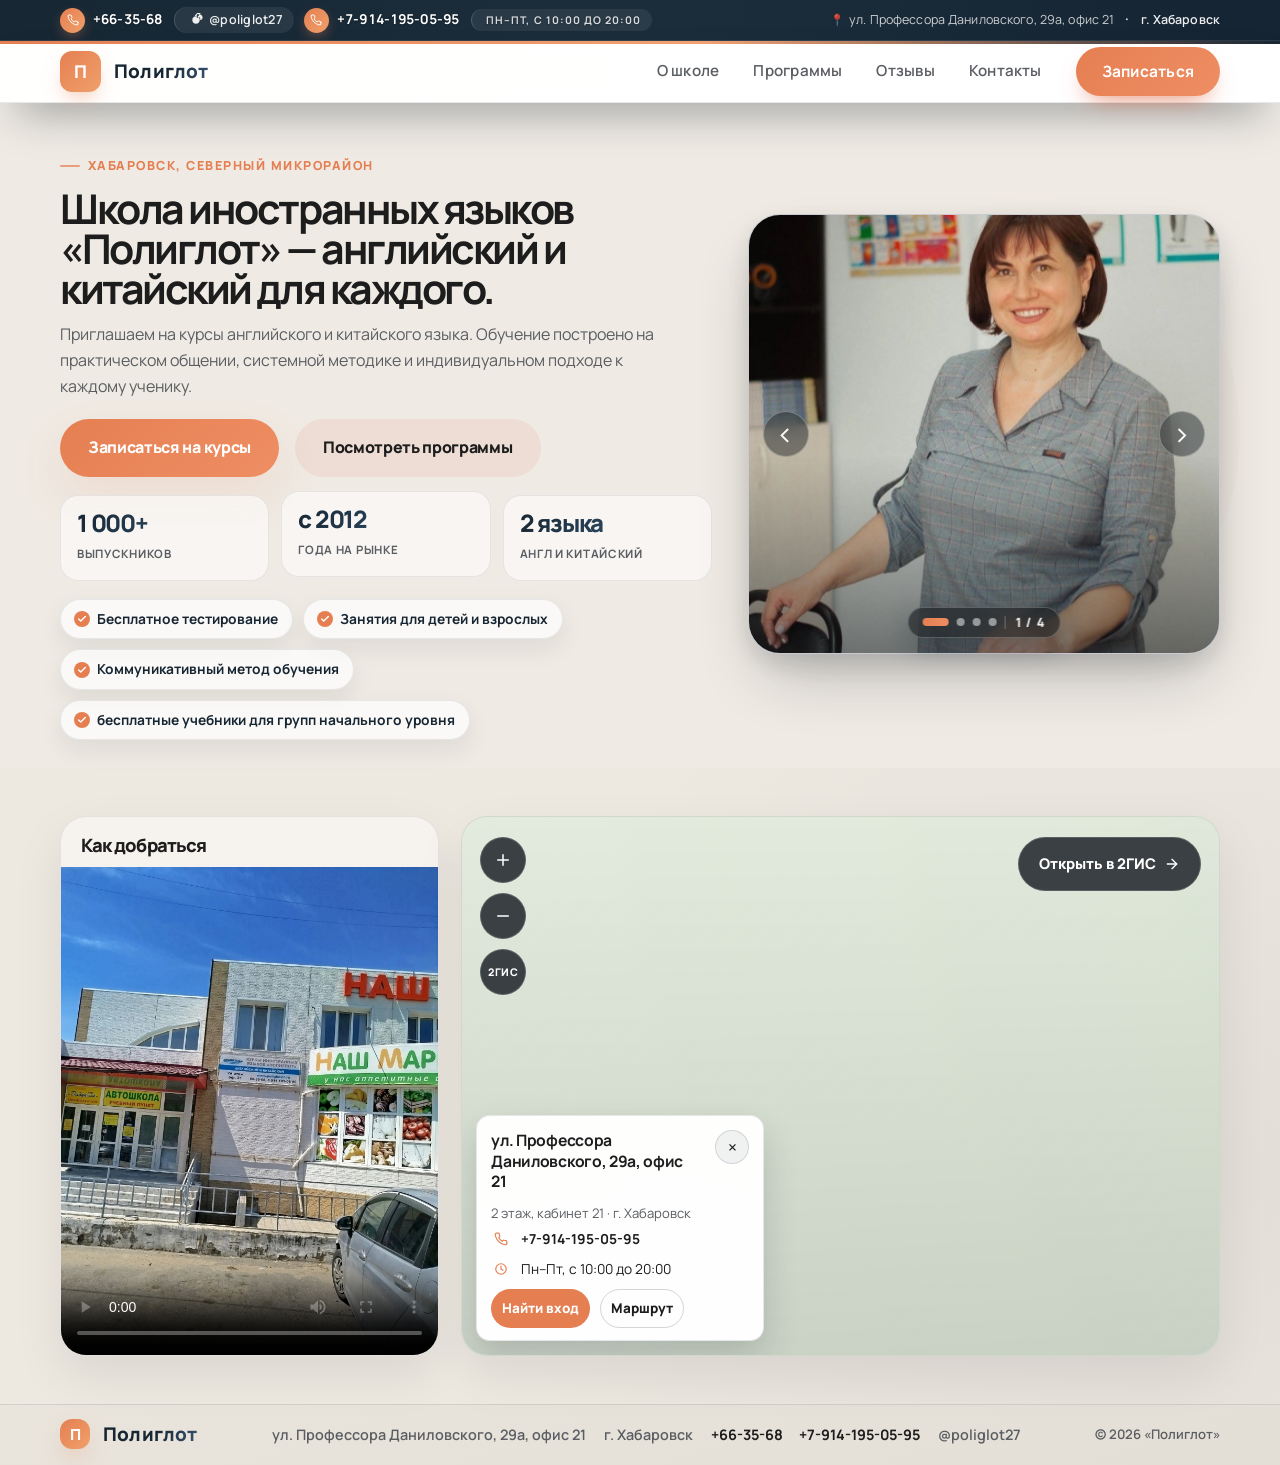
<file: index.html>
<!DOCTYPE html>
<html lang="ru">
  <head>
    <meta charset="UTF-8" />
    <meta name="viewport" content="width=device-width, initial-scale=1.0" />
    <meta
      name="description"
      content="Школа иностранных языков «Полиглот» — репетитор по английскому и китайскому языку в Хабаровске: дети, взрослые, подготовка к ОГЭ и ЕГЭ."
    />
    <meta name="theme-color" content="#172633" />
    <title>Полиглот | Школа иностранных языков в Хабаровске</title>
    <link rel="icon" href="favicon.ico" sizes="any" />
    <link rel="icon" href="favicon.svg" type="image/svg+xml" />
    <meta property="og:type" content="website" />
    <meta property="og:locale" content="ru_RU" />
    <meta property="og:site_name" content="Полиглот" />
    <meta property="og:title" content="Полиглот | Школа иностранных языков в Хабаровске" />
    <meta
      property="og:description"
      content="Английский и китайский для детей и взрослых. Бесплатное тестирование, группы по уровню, бесплатные учебники."
    />
    <link rel="stylesheet" href="css/styles.css?v=20261023" />
  </head>
  <body>
    <a class="sr-only" href="#main">Перейти к содержанию</a>

    <div class="header-sticky">
      <div class="topbar">
        <div class="container topbar-inner">
          <div class="topbar-main">
            <a class="topbar-phone" href="tel:+663568">
              <span class="phone-icon" aria-hidden="true">
                <svg viewBox="0 0 24 24" fill="none" stroke="currentColor" stroke-width="2" stroke-linecap="round" stroke-linejoin="round" focusable="false">
                  <path d="M22 16.9v3a2 2 0 0 1-2.2 2 19.8 19.8 0 0 1-8.6-3.1 19.5 19.5 0 0 1-6-6A19.8 19.8 0 0 1 2.1 4.2 2 2 0 0 1 4.1 2h3a2 2 0 0 1 2 1.7c.1 1 .4 1.9.7 2.8a2 2 0 0 1-.5 2.1L8.1 9.9a16 16 0 0 0 6 6l1.3-1.3a2 2 0 0 1 2.1-.4c.9.3 1.8.6 2.8.7a2 2 0 0 1 1.7 2z" />
                </svg>
              </span>
              <span class="topbar-phone-label" data-contact-field="phone-primary">+66-35-68</span>
            </a>
            <a class="topbar-social" href="https://www.instagram.com/poliglot27/" target="_blank" rel="noopener noreferrer" aria-label="Instagram">
              <svg viewBox="0 0 24 24" fill="currentColor" aria-hidden="true">
                <path d="M12 2.163c3.204 0 3.584.01 4.85.07 3.252.128 4.771 1.34 5.677 2.913 1.019 1.771.988 3.798-.088 5.542-.078.13-.188.235-.312.32-.82.562-2.098.842-3.382.842-2.725 0-4.922-2.19-5.463-5.077-.076-.42-.12-.92-.12-1.44 0-3.546 1.387-6.567 3.707-8.622C8.31 5.738 9.43 5 11.5 5c2.071 0 3.12.554 3.306 1.126.333-.655.833-1.126 1.685-1.609 1.634-1.54 3.197-3.337 3.4-4.395.113-.47.17-.972.154-1.476-.038-.24-.149-.466-.318-.657-.377-.42-1.017-.624-1.679-.538-.115.012-.239.02-.358.028zM12 8.375c-1.927 0-3.5.896-4.283 2.313-.278.545-.428 1.14-.341 1.732.06.484.265.94.678 1.286.5.418 1.164.665 1.904.665.473 0 .94-.11 1.37-.318.43-.21.74-.46.975-.77.088.008.18.016.27.024.64.067 1.36.102 2.11.102 1.927 0 3.5-.896 4.283-2.313.278-.545.428-1.14.341-1.732-.06-.484-.265-.94-.678-1.286-.5-.418-1.164-.665-1.904-.665-.473 0-.94.11-1.37.318-.43.21-.74.46-.975.77zM12 5.625c-3.512 0-6.375 2.863-6.375 6.375S8.488 18.375 12 18.375s6.375-2.863 6.375-6.375S15.512 5.625 12 5.625z"/>
              </svg>
              <span>@poliglot27</span>
            </a>
            <a class="topbar-phone" href="tel:+79141950595">
              <span class="phone-icon" aria-hidden="true">
                <svg viewBox="0 0 24 24" fill="none" stroke="currentColor" stroke-width="2" stroke-linecap="round" stroke-linejoin="round" focusable="false">
                  <path d="M22 16.9v3a2 2 0 0 1-2.2 2 19.8 19.8 0 0 1-8.6-3.1 19.5 19.5 0 0 1-6-6A19.8 19.8 0 0 1 2.1 4.2 2 2 0 0 1 4.1 2h3a2 2 0 0 1 2 1.7c.1 1 .4 1.9.7 2.8a2 2 0 0 1-.5 2.1L8.1 9.9a16 16 0 0 0 6 6l1.3-1.3a2 2 0 0 1 2.1-.4c.9.3 1.8.6 2.8.7a2 2 0 0 1 1.7 2z" />
                </svg>
              </span>
              <span class="topbar-phone-label" data-contact-field="phone-secondary">+7-914-195-05-95</span>
            </a>
            <span class="work-hours">Пн–Пт, с 10:00 до 20:00</span>
          </div>

          <div class="topbar-side">
            <span data-contact-field="address">ул. Профессора Даниловского, 29а, офис 21</span>
            <span class="dot-separator" aria-hidden="true">•</span>
            <span data-contact-field="city">г. Хабаровск</span>
          </div>
        </div>
      </div>

      <header class="site-header">
        <div class="container nav">
          <a href="#main" class="brand" aria-label="Полиглот — на главную">
            <span class="brand-mark" aria-hidden="true">П</span>
            <span>Полиглот</span>
          </a>

          <button class="nav-toggle" type="button" aria-label="Открыть меню" aria-expanded="false" aria-controls="primary-nav">
            <span></span>
            <span></span>
            <span></span>
          </button>

          <nav class="nav-menu" id="primary-nav" aria-label="Основная навигация">
            <a href="pages/about.html">О школе</a>
            <a href="pages/programs.html">Программы</a>
            <a href="pages/reviews.html">Отзывы</a>
            <a href="pages/contacts.html">Контакты</a>
            <a href="pages/contacts.html" class="btn btn-primary btn-small">Записаться</a>
          </nav>
        </div>
      </header>
    </div>

    <main id="main">
      <section class="hero">
        <div class="container hero-grid">
          <div class="hero-content">
            <p class="eyebrow">Хабаровск, северный микрорайон</p>
            <h1>Школа иностранных языков «Полиглот» — английский и китайский для каждого.</h1>
            <p class="hero-text">
              Приглашаем на курсы английского и китайского языка. Обучение построено на практическом общении,
              системной методике и индивидуальном подходе к каждому ученику.
            </p>

            <div class="hero-actions">
              <button type="button" class="btn btn-primary js-open-contact">Записаться на курсы</button>
              <button type="button" class="btn btn-secondary js-open-programs">Посмотреть программы</button>
            </div>

            <div class="hero-meta">
              <div>
                <strong>1 000+</strong>
                <span>выпускников</span>
              </div>
              <div>
                <strong>с 2012</strong>
                <span>года на рынке</span>
              </div>
              <div>
                <strong>2 языка</strong>
                <span>англ и китайский</span>
              </div>
            </div>

            <ul class="hero-trust">
              <li>Бесплатное тестирование</li>
              <li>Занятия для детей и взрослых</li>
              <li>Коммуникативный метод обучения</li>
              <li>бесплатные учебники для групп начального уровня</li>
            </ul>
          </div>

          <div class="hero-visual">
            <div class="hero-slider" role="region" aria-label="Фотографии занятий">
              <button class="slider-arrow slider-arrow-prev" type="button" aria-label="Предыдущая фотография">
                <span aria-hidden="true">‹</span>
              </button>

              <button class="slider-arrow slider-arrow-next" type="button" aria-label="Следующая фотография">
                <span aria-hidden="true">›</span>
              </button>

              <div class="hero-slide is-active">
                <img
                  src="assets/img/ca73ae72-3d2f-4038-96e6-c7a0783b3871.jpg"
                  alt="Преподаватель школы «Полиглот» на занятии"
                  decoding="async"
                />
              </div>
              <div class="hero-slide">
                <img
                  src="assets/img/3d200acb-bfb2-49eb-8230-8fb5ad8568fe.jpg"
                  alt="Группа учеников на уроке английского языка"
                  loading="lazy"
                  decoding="async"
                />
              </div>
              <div class="hero-slide">
                <img
                  src="assets/img/a404719e-c049-4512-98b2-804fac069bfd.jpg"
                  alt="Дети занимаются на уроке английского языка"
                  loading="lazy"
                  decoding="async"
                />
              </div>
              <div class="hero-slide">
                <img
                  src="assets/img/0b94c27f-3a0a-45fc-8f7e-d3d696b43260.jpg"
                  alt="Занятия в школе иностранных языков «Полиглот»"
                  loading="lazy"
                  decoding="async"
                />
              </div>

              <div class="hero-slider-progress" aria-hidden="true"></div>
            </div>

            <div class="hero-slider-badges" role="group" aria-label="Переключение фотографий">
              <button class="slider-dot is-active" aria-label="Фото 1" type="button"></button>
              <button class="slider-dot" aria-label="Фото 2" type="button"></button>
              <button class="slider-dot" aria-label="Фото 3" type="button"></button>
              <button class="slider-dot" aria-label="Фото 4" type="button"></button>
              <span class="slider-counter">1 / 4</span>
            </div>
          </div>
        </div>
      </section>


      <section class="section map-showcase" aria-label="Как нас найти">
        <div class="container">
          <div class="map-layout">
            <div class="map-video-card">
              <h2 class="map-video-header">Как добраться</h2>
              <video
                class="map-video"
                controls
                playsinline
                preload="metadata"
                poster="assets/img/0cc9dd61-e46a-4543-bbf3-18f4842fb4af.jpg"
              >
                <source src="assets/img/adress.mp4" type="video/mp4" />
                Ваш браузер не поддерживает встроенное видео.
              </video>
            </div>

            <div class="map-surface">
              <iframe
                class="map-iframe"
                title="Карта: офис школы «Полиглот» в Хабаровске"
                src="https://www.openstreetmap.org/export/embed.html?bbox=135.0409%2C48.5325%2C135.0531%2C48.5386&layer=mapnik&marker=48.535569%2C135.046971"
                loading="lazy"
                referrerpolicy="no-referrer-when-downgrade"
              ></iframe>

              <div class="map-toolbar">
                <button type="button" class="map-zoom-btn" data-map-action="zoom-in" aria-label="Увеличить карту">
                  <svg viewBox="0 0 24 24" fill="none" stroke="currentColor" stroke-width="2" stroke-linecap="round" focusable="false">
                    <path d="M12 5v14M5 12h14" />
                  </svg>
                </button>
                <button type="button" class="map-zoom-btn" data-map-action="zoom-out" aria-label="Уменьшить карту">
                  <svg viewBox="0 0 24 24" fill="none" stroke="currentColor" stroke-width="2" stroke-linecap="round" focusable="false">
                    <path d="M5 12h14" />
                  </svg>
                </button>
                <a
                  class="map-2gis-link"
                  href="https://2gis.ru/khabarovsk/search/%D1%83%D0%BB%D0%B8%D1%86%D0%B0%20%D0%BF%D1%80%D0%BE%D1%84%D0%B5%D1%81%D1%81%D0%BE%D1%80%D0%B0%20%D0%B4%D0%B0%D0%BD%D0%B8%D0%BB%D0%BE%D0%B2%D1%81%D0%BA%D0%BE%D0%B3%D0%BE%2029%D0%B0"
                  data-contact-field="map-link"
                  target="_blank"
                  rel="noopener noreferrer"
                  aria-label="Открыть адрес в 2ГИС"
                >2ГИС</a>
              </div>

              <a
                class="map-view-btn"
                href="https://2gis.ru/khabarovsk/search/%D1%83%D0%BB%D0%B8%D1%86%D0%B0%20%D0%BF%D1%80%D0%BE%D1%84%D0%B5%D1%81%D1%81%D0%BE%D1%80%D0%B0%20%D0%B4%D0%B0%D0%BD%D0%B8%D0%BB%D0%BE%D0%B2%D1%81%D0%BA%D0%BE%D0%B3%D0%BE%2029%D0%B0"
                data-contact-field="map-link"
                target="_blank"
                rel="noopener noreferrer"
              >
                Открыть в 2ГИС
                <svg viewBox="0 0 24 24" fill="none" stroke="currentColor" stroke-width="2" stroke-linecap="round" stroke-linejoin="round" focusable="false">
                  <path d="M5 12h14" />
                  <path d="m12 5 7 7-7 7" />
                </svg>
              </a>

              <div class="map-address-card">
                <div class="map-header">
                  <h3 data-contact-field="address">ул. Профессора Даниловского, 29а, офис 21</h3>
                  <button type="button" class="map-close-btn" aria-label="Скрыть карточку адреса">×</button>
                </div>

                <p class="map-address-meta">2 этаж, кабинет 21 · г. Хабаровск</p>

                <div class="map-phone-row">
                  <span class="map-icon" aria-hidden="true">
                    <svg viewBox="0 0 24 24" fill="none" stroke="currentColor" stroke-width="2" stroke-linecap="round" stroke-linejoin="round" focusable="false">
                      <path d="M22 16.9v3a2 2 0 0 1-2.2 2 19.8 19.8 0 0 1-8.6-3.1 19.5 19.5 0 0 1-6-6A19.8 19.8 0 0 1 2.1 4.2 2 2 0 0 1 4.1 2h3a2 2 0 0 1 2 1.7c.1 1 .4 1.9.7 2.8a2 2 0 0 1-.5 2.1L8.1 9.9a16 16 0 0 0 6 6l1.3-1.3a2 2 0 0 1 2.1-.4c.9.3 1.8.6 2.8.7a2 2 0 0 1 1.7 2z" />
                    </svg>
                  </span>
                  <a href="tel:+79141950595" data-contact-field="phone-secondary">+7-914-195-05-95</a>
                </div>

                <div class="map-hours-row">
                  <span class="map-icon" aria-hidden="true">
                    <svg viewBox="0 0 24 24" fill="none" stroke="currentColor" stroke-width="2" stroke-linecap="round" stroke-linejoin="round" focusable="false">
                      <circle cx="12" cy="12" r="9" />
                      <path d="M12 7v5l3.5 2" />
                    </svg>
                  </span>
                  <span data-contact-field="hours">Пн–Пт, с 10:00 до 20:00</span>
                </div>

                <div class="map-cta-row">
                  <a
                    class="map-primary-btn"
                    href="https://2gis.ru/khabarovsk/search/%D1%83%D0%BB%D0%B8%D1%86%D0%B0%20%D0%BF%D1%80%D0%BE%D1%84%D0%B5%D1%81%D1%81%D0%BE%D1%80%D0%B0%20%D0%B4%D0%B0%D0%BD%D0%B8%D0%BB%D0%BE%D0%B2%D1%81%D0%BA%D0%BE%D0%B3%D0%BE%2029%D0%B0"
                    data-contact-field="map-link"
                    target="_blank"
                    rel="noopener noreferrer"
                  >Найти вход</a>
                  <a
                    class="map-secondary-btn"
                    href="https://2gis.ru/khabarovsk/search/%D1%83%D0%BB%D0%B8%D1%86%D0%B0%20%D0%BF%D1%80%D0%BE%D1%84%D0%B5%D1%81%D1%81%D0%BE%D1%80%D0%B0%20%D0%B4%D0%B0%D0%BD%D0%B8%D0%BB%D0%BE%D0%B2%D1%81%D0%BA%D0%BE%D0%B3%D0%BE%2029%D0%B0"
                    data-contact-field="map-link"
                    target="_blank"
                    rel="noopener noreferrer"
                  >Маршрут</a>
                </div>
              </div>
            </div>
          </div>
        </div>
      </section>

    </main>

    <footer class="site-footer">
      <div class="container footer-row">
        <a href="#main" class="brand footer-brand">
          <span class="brand-mark" aria-hidden="true">П</span>
          <span>Полиглот</span>
        </a>

        <div class="footer-meta">
          <p data-contact-field="address">ул. Профессора Даниловского, 29а, офис 21</p>
          <p data-contact-field="city">г. Хабаровск</p>
          <span class="footer-phones">
            <a href="tel:+74212663568" data-contact-field="phone-primary">+66-35-68</a>
            <a href="tel:+79141950595" data-contact-field="phone-secondary">+7-914-195-05-95</a>
          </span>
          <a href="https://www.instagram.com/poliglot27/" data-contact-field="instagram" target="_blank" rel="noopener noreferrer">@poliglot27</a>
        </div>

        <p class="footer-copy">© <span data-year></span> «Полиглот»</p>
      </div>
    </footer>
<div class="modal" id="programs-modal" aria-hidden="true">
      <div class="modal-backdrop" data-close-modal="true"></div>
      <div class="modal-dialog" role="dialog" aria-modal="true" aria-labelledby="programs-modal-title">
        <button class="modal-close" type="button" aria-label="Закрыть окно программ">×</button>

        <div class="programs-modal-layout">
          <div class="programs-modal-header">
            <p class="eyebrow">Программы</p>
            <h3 id="programs-modal-title">Программы</h3>
          </div>

          <div class="modal-programs-grid">
            <article class="modal-program-card featured">
              <span class="tag">Популярно</span>
              <h4>Английский для взрослых</h4>
              <p>Разговорная практика, уверенность в общении, поддержка на каждом этапе.</p>

              <ul>
                <li>Разговорный английский</li>
                <li>Группы и индивидуально</li>
                <li>Подготовка к реальным ситуациям</li>
              </ul>

              <div class="modal-price-row">
                <strong>3000 ₽</strong>
                <span>/ месяц</span>
              </div>
            </article>

            <article class="modal-program-card">
              <span class="tag alt">Китайский</span>
              <h4>Китайский язык</h4>
              <p>Освоение языка с нуля, развитие слуха, чтения и речевых навыков.</p>

              <ul>
                <li>Для детей и взрослых</li>
                <li>Письмо, речь, аудирование</li>
                <li>Постоянная практика общения</li>
              </ul>

              <div class="modal-price-row">
                <strong>3000 ₽</strong>
                <span>/ месяц</span>
              </div>
            </article>

            <article class="modal-program-card">
              <span class="tag alt">Экзамены</span>
              <h4>Подготовка к ОГЭ и ЕГЭ</h4>
              <p>Системный подход, проверка знаний и закрепление техники выполнения заданий.</p>

              <ul>
                <li>Тестирование и диагностика</li>
                <li>Пошаговая программа</li>
                <li>Фокус на результат</li>
              </ul>

              <div class="modal-price-row">
                <strong>3000 ₽</strong>
                <span>/ месяц</span>
              </div>
            </article>
          </div>
        </div>
      </div>
    </div>

    <div class="modal" id="contact-modal" aria-hidden="true">
      <div class="modal-backdrop" data-close-contact-modal="true"></div>
      <div class="modal-dialog contact-modal-dialog" role="dialog" aria-modal="true" aria-labelledby="contact-modal-title">
        <button class="modal-close" type="button" data-close-contact="true" aria-label="Закрыть окно контактов">×</button>

        <p class="eyebrow">Контакты</p>
        <h3 id="contact-modal-title">Записаться на пробный урок</h3>

        <div class="contact-info-list">
          <div class="contact-info-row">
            <span class="contact-label">Телефоны:</span>
            <a href="tel:+74212663568" data-contact-field="phone-primary">+66-35-68</a>
            <a href="tel:+79141950595" data-contact-field="phone-secondary">+7-914-195-05-95</a>
          </div>

          <div class="contact-info-row">
            <span class="contact-label">Email:</span>
            <a href="mailto:info@poliglot27.ru" data-contact-field="email">info@poliglot27.ru</a>
          </div>

          <div class="contact-info-row">
            <span class="contact-label">Адрес:</span>
            <span data-contact-field="address">ул. Профессора Даниловского, 29а, офис 21</span>
          </div>

          <div class="contact-info-row">
            <span class="contact-label">Часы:</span>
            <span data-contact-field="hours">Пн–Пт, с 10:00 до 20:00</span>
          </div>
        </div>

        <div class="contact-actions">
          <a href="tel:+79141950595" class="btn btn-primary" data-contact-field="phone-secondary">Позвонить</a>
          <a
            href="https://2gis.ru/khabarovsk/firm/4926340373584222?m=135.047443%2C48.537778%2F16"
            class="btn btn-secondary"
            target="_blank"
            rel="noopener noreferrer"
          >На карте</a>
        </div>
      </div>
    </div>

    <script src="js/contacts.js?v=20261018"></script>
    <script src="js/navigation.js?v=20261019"></script>
    <script src="js/modals.js?v=20261018"></script>
    <script src="js/slider.js?v=20261018"></script>
    <script src="js/map.js?v=20261018"></script>
  </body>
</html>
</file>
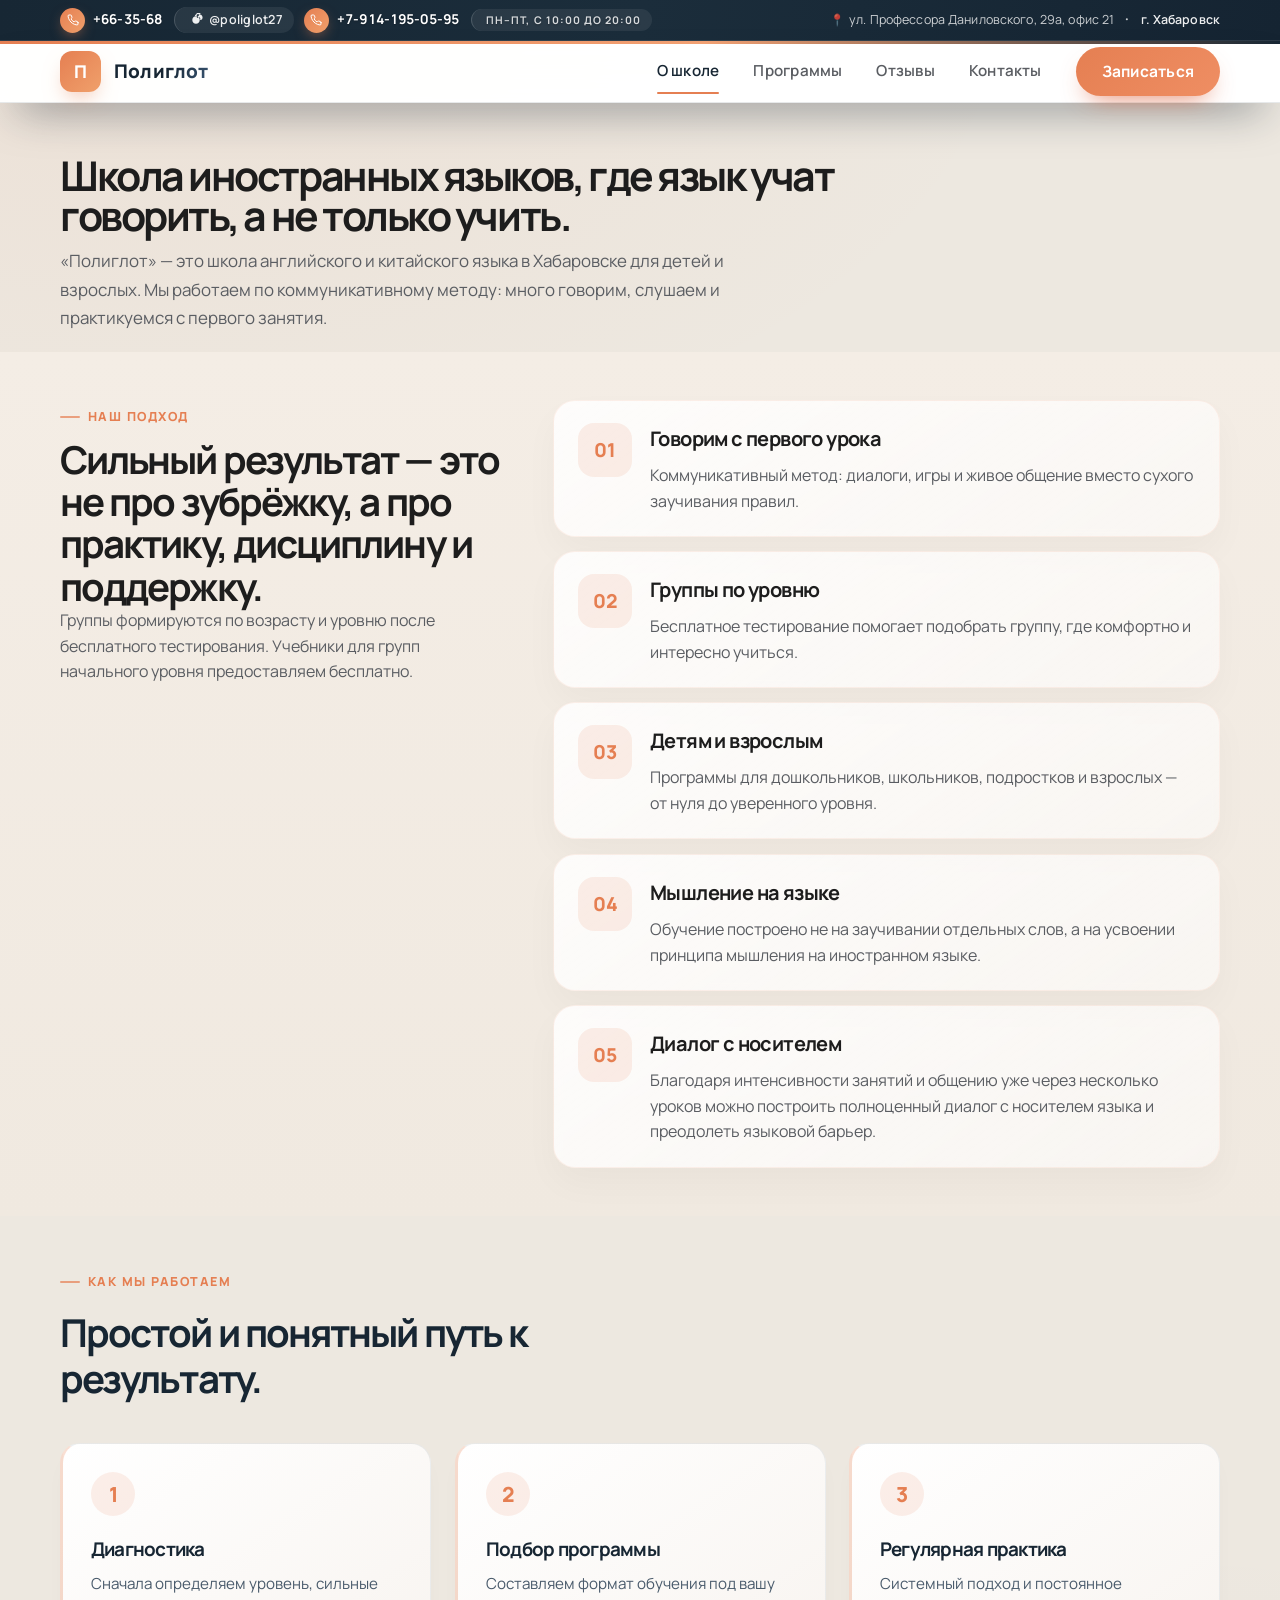
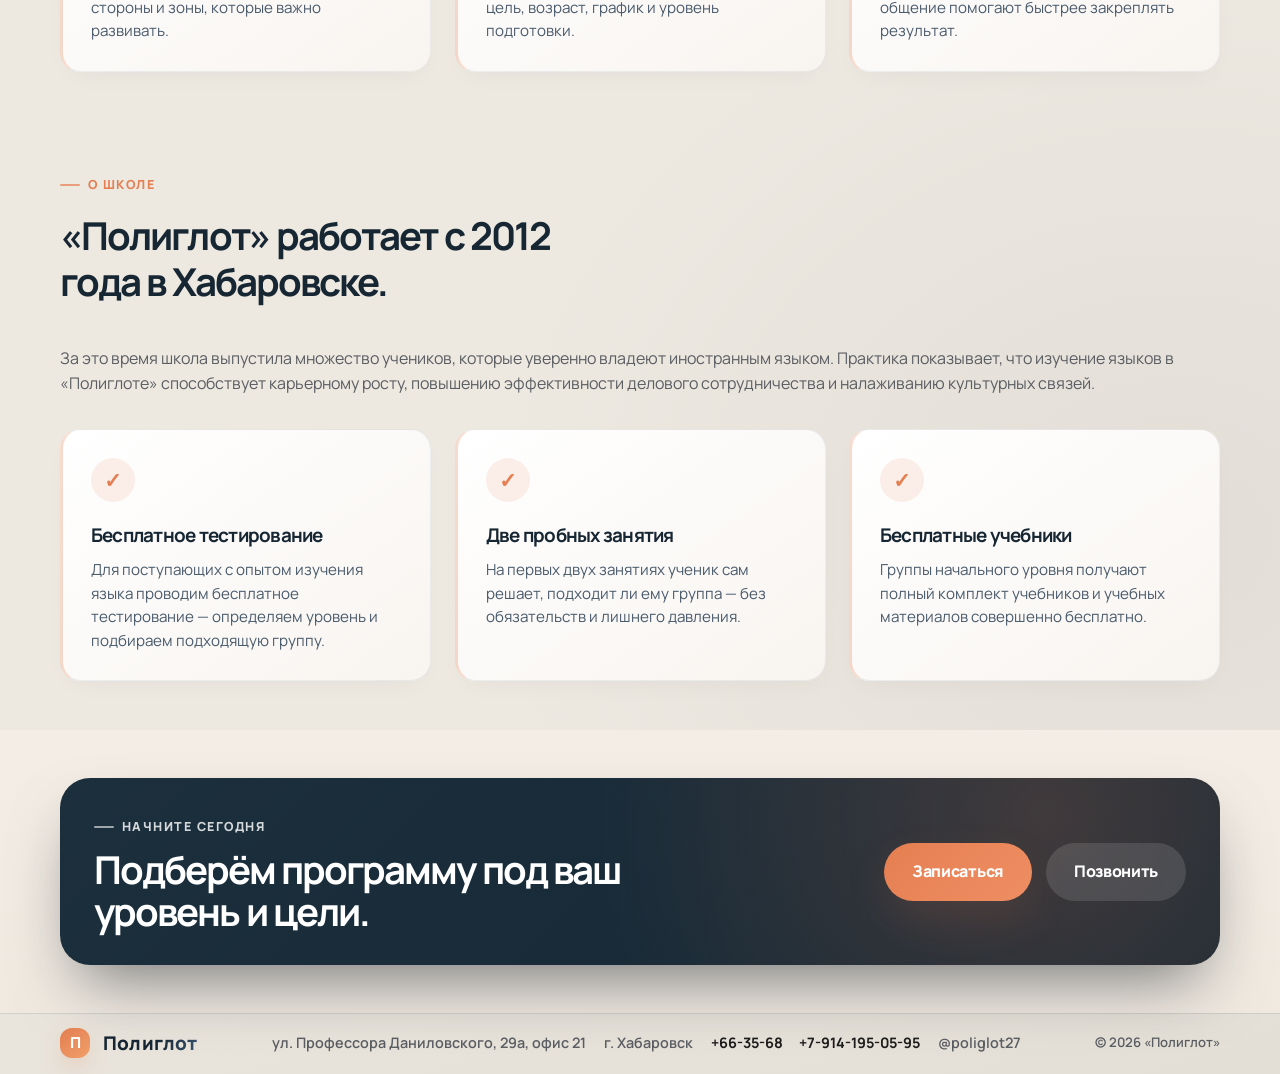
<file: pages/about.html>
<!DOCTYPE html>
<html lang="ru">
  <head>
    <meta charset="UTF-8" />
    <meta name="viewport" content="width=device-width, initial-scale=1.0" />
    <meta name="description" content="О школе «Полиглот»: методика обучения, преподаватели и результаты." />
    <title>О школе | Полиглот</title>
    <link rel="stylesheet" href="../css/styles.css?v=20261023" />
  </head>
  <body>
    <a class="sr-only" href="#main">Перейти к содержанию</a>

    <div class="header-sticky">
      <div class="topbar">
        <div class="container topbar-inner">
          <div class="topbar-main">
            <a class="topbar-phone" href="tel:+74212663568">
              <span class="phone-icon" aria-hidden="true">
                <svg viewBox="0 0 24 24" fill="none" stroke="currentColor" stroke-width="2" stroke-linecap="round" stroke-linejoin="round" focusable="false">
                  <path d="M22 16.9v3a2 2 0 0 1-2.2 2 19.8 19.8 0 0 1-8.6-3.1 19.5 19.5 0 0 1-6-6A19.8 19.8 0 0 1 2.1 4.2 2 2 0 0 1 4.1 2h3a2 2 0 0 1 2 1.7c.1 1 .4 1.9.7 2.8a2 2 0 0 1-.5 2.1L8.1 9.9a16 16 0 0 0 6 6l1.3-1.3a2 2 0 0 1 2.1-.4c.9.3 1.8.6 2.8.7a2 2 0 0 1 1.7 2z" />
                </svg>
              </span>
              <span class="topbar-phone-label" data-contact-field="phone-primary">+66-35-68</span>
            </a>
            <a class="topbar-social" href="https://www.instagram.com/poliglot27/" target="_blank" rel="noopener noreferrer" aria-label="Instagram">
              <svg viewBox="0 0 24 24" fill="currentColor" aria-hidden="true">
                <path d="M12 2.163c3.204 0 3.584.01 4.85.07 3.252.128 4.771 1.34 5.677 2.913 1.019 1.771.988 3.798-.088 5.542-.078.13-.188.235-.312.32-.82.562-2.098.842-3.382.842-2.725 0-4.922-2.19-5.463-5.077-.076-.42-.12-.92-.12-1.44 0-3.546 1.387-6.567 3.707-8.622C8.31 5.738 9.43 5 11.5 5c2.071 0 3.12.554 3.306 1.126.333-.655.833-1.126 1.685-1.609 1.634-1.54 3.197-3.337 3.4-4.395.113-.47.17-.972.154-1.476-.038-.24-.149-.466-.318-.657-.377-.42-1.017-.624-1.679-.538-.115.012-.239.02-.358.028zM12 8.375c-1.927 0-3.5.896-4.283 2.313-.278.545-.428 1.14-.341 1.732.06.484.265.94.678 1.286.5.418 1.164.665 1.904.665.473 0 .94-.11 1.37-.318.43-.21.74-.46.975-.77.088.008.18.016.27.024.64.067 1.36.102 2.11.102 1.927 0 3.5-.896 4.283-2.313.278-.545.428-1.14.341-1.732-.06-.484-.265-.94-.678-1.286-.5-.418-1.164-.665-1.904-.665-.473 0-.94.11-1.37.318-.43.21-.74.46-.975.77zM12 5.625c-3.512 0-6.375 2.863-6.375 6.375S8.488 18.375 12 18.375s6.375-2.863 6.375-6.375S15.512 5.625 12 5.625z"/>
              </svg>
              <span>@poliglot27</span>
            </a>
            <a class="topbar-phone" href="tel:+79141950595">
              <span class="phone-icon" aria-hidden="true">
                <svg viewBox="0 0 24 24" fill="none" stroke="currentColor" stroke-width="2" stroke-linecap="round" stroke-linejoin="round" focusable="false">
                  <path d="M22 16.9v3a2 2 0 0 1-2.2 2 19.8 19.8 0 0 1-8.6-3.1 19.5 19.5 0 0 1-6-6A19.8 19.8 0 0 1 2.1 4.2 2 2 0 0 1 4.1 2h3a2 2 0 0 1 2 1.7c.1 1 .4 1.9.7 2.8a2 2 0 0 1-.5 2.1L8.1 9.9a16 16 0 0 0 6 6l1.3-1.3a2 2 0 0 1 2.1-.4c.9.3 1.8.6 2.8.7a2 2 0 0 1 1.7 2z" />
                </svg>
              </span>
              <span class="topbar-phone-label" data-contact-field="phone-secondary">+7-914-195-05-95</span>
            </a>
            <span class="work-hours">Пн–Пт, с 10:00 до 20:00</span>
          </div>

          <div class="topbar-side">
            <span data-contact-field="address">ул. Профессора Даниловского, 29а, офис 21</span>
            <span class="dot-separator" aria-hidden="true">•</span>
            <span data-contact-field="city">г. Хабаровск</span>
          </div>
        </div>
      </div>

      <header class="site-header">
        <div class="container nav">
          <a href="../index.html" class="brand" aria-label="Полиглот — на главную">
            <span class="brand-mark" aria-hidden="true">П</span>
            <span>Полиглот</span>
          </a>

          <button class="nav-toggle" type="button" aria-label="Открыть меню" aria-expanded="false" aria-controls="primary-nav">
            <span></span>
            <span></span>
            <span></span>
          </button>

          <nav class="nav-menu" id="primary-nav" aria-label="Основная навигация">
            <a href="about.html">О школе</a>
            <a href="programs.html">Программы</a>
            <a href="reviews.html">Отзывы</a>
            <a href="contacts.html">Контакты</a>
            <a href="contacts.html" class="btn btn-primary btn-small">Записаться</a>
          </nav>
        </div>
      </header>
    </div>

    <main id="main">
      <section class="section container page-intro">
        <h1>Школа иностранных языков, где язык учат говорить, а не только учить.</h1>
        <p class="section-lead">
          «Полиглот» — это школа английского и китайского языка в Хабаровске для детей и взрослых.
          Мы работаем по коммуникативному методу: много говорим, слушаем и практикуемся с первого занятия.
        </p>
      </section>

      <section class="section section-alt">
        <div class="container about-grid">
          <div>
            <p class="eyebrow">Наш подход</p>
            <h2>Сильный результат — это не про зубрёжку, а про практику, дисциплину и поддержку.</h2>
            <p>
              Группы формируются по возрасту и уровню после бесплатного тестирования.
              Учебники для групп начального уровня предоставляем бесплатно.
            </p>
          </div>

          <div class="about-points">
            <div class="feature-item">
              <span class="icon">01</span>
              <div>
                <h3>Говорим с первого урока</h3>
                <p>Коммуникативный метод: диалоги, игры и живое общение вместо сухого заучивания правил.</p>
              </div>
            </div>

            <div class="feature-item">
              <span class="icon">02</span>
              <div>
                <h3>Группы по уровню</h3>
                <p>Бесплатное тестирование помогает подобрать группу, где комфортно и интересно учиться.</p>
              </div>
            </div>

            <div class="feature-item">
              <span class="icon">03</span>
              <div>
                <h3>Детям и взрослым</h3>
                <p>Программы для дошкольников, школьников, подростков и взрослых — от нуля до уверенного уровня.</p>
              </div>
            </div>

            <div class="feature-item">
              <span class="icon">04</span>
              <div>
                <h3>Мышление на языке</h3>
                <p>Обучение построено не на заучивании отдельных слов, а на усвоении принципа мышления на иностранном языке.</p>
              </div>
            </div>

            <div class="feature-item">
              <span class="icon">05</span>
              <div>
                <h3>Диалог с носителем</h3>
                <p>Благодаря интенсивности занятий и общению уже через несколько уроков можно построить полноценный диалог с носителем языка и преодолеть языковой барьер.</p>
              </div>
            </div>
          </div>
        </div>
      </section>

      <section class="section container">
        <div class="section-heading narrow">
          <p class="eyebrow">Как мы работаем</p>
          <h2>Простой и понятный путь к результату.</h2>
        </div>

        <div class="steps-grid">
          <div class="step-card">
            <span class="step-number">1</span>
            <h3>Диагностика</h3>
            <p>Сначала определяем уровень, сильные стороны и зоны, которые важно развивать.</p>
          </div>

          <div class="step-card">
            <span class="step-number">2</span>
            <h3>Подбор программы</h3>
            <p>Составляем формат обучения под вашу цель, возраст, график и уровень подготовки.</p>
          </div>

          <div class="step-card">
            <span class="step-number">3</span>
            <h3>Регулярная практика</h3>
            <p>Системный подход и постоянное общение помогают быстрее закреплять результат.</p>
          </div>
        </div>
      </section>

      <section class="section container">
        <div class="section-heading narrow">
          <p class="eyebrow">О школе</p>
          <h2>«Полиглот» работает с 2012 года в Хабаровске.</h2>
        </div>
        <p>За это время школа выпустила множество учеников, которые уверенно владеют иностранным языком. Практика показывает, что изучение языков в «Полиглоте» способствует карьерному росту, повышению эффективности делового сотрудничества и налаживанию культурных связей.</p>

        <div class="steps-grid" style="margin-top: 2rem;">
          <div class="step-card">
            <span class="step-number">✓</span>
            <h3>Бесплатное тестирование</h3>
            <p>Для поступающих с опытом изучения языка проводим бесплатное тестирование — определяем уровень и подбираем подходящую группу.</p>
          </div>

          <div class="step-card">
            <span class="step-number">✓</span>
            <h3>Две пробных занятия</h3>
            <p>На первых двух занятиях ученик сам решает, подходит ли ему группа — без обязательств и лишнего давления.</p>
          </div>

          <div class="step-card">
            <span class="step-number">✓</span>
            <h3>Бесплатные учебники</h3>
            <p>Группы начального уровня получают полный комплект учебников и учебных материалов совершенно бесплатно.</p>
          </div>
        </div>
      </section>

      <section class="section section-alt">
        <div class="container cta-box">
          <div>
            <p class="eyebrow light">Начните сегодня</p>
            <h2>Подберём программу под ваш уровень и цели.</h2>
          </div>

          <div class="cta-actions">
            <a href="contacts.html" class="btn btn-primary">Записаться</a>
            <a href="tel:+74212663568" class="btn btn-secondary light-btn">Позвонить</a>
          </div>
        </div>
      </section>
    </main>

    <footer class="site-footer">
      <div class="container footer-row">
        <a href="../index.html" class="brand footer-brand">
          <span class="brand-mark" aria-hidden="true">П</span>
          <span>Полиглот</span>
        </a>

        <div class="footer-meta">
          <p data-contact-field="address">ул. Профессора Даниловского, 29а, офис 21</p>
          <p data-contact-field="city">г. Хабаровск</p>
          <span class="footer-phones">
            <a href="tel:+74212663568" data-contact-field="phone-primary">+66-35-68</a>
            <a href="tel:+79141950595" data-contact-field="phone-secondary">+7-914-195-05-95</a>
          </span>
          <a href="https://www.instagram.com/poliglot27/" data-contact-field="instagram" target="_blank" rel="noopener noreferrer">@poliglot27</a>
        </div>

        <p class="footer-copy">© <span data-year></span> «Полиглот»</p>
      </div>
    </footer>

    <script src="../js/contacts.js?v=20261018"></script>
    <script src="../js/navigation.js?v=20261019"></script>
    <script src="../js/modals.js?v=20261018"></script>
    <script src="../js/slider.js?v=20261018"></script>
    <script src="../js/map.js?v=20261018"></script>
  </body>
</html>
</file>
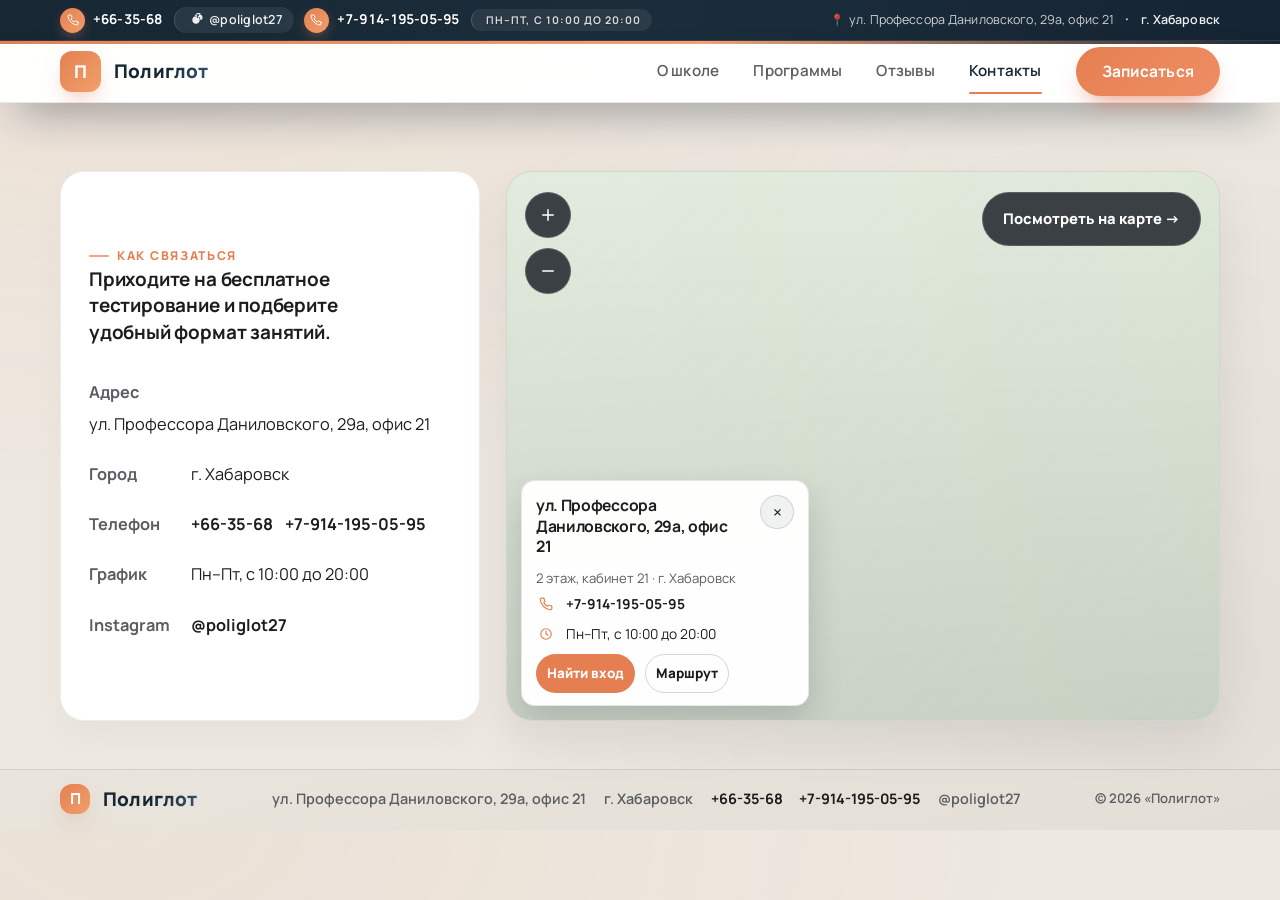
<file: pages/contacts.html>
<!DOCTYPE html>
<html lang="ru">
  <head>
    <meta charset="UTF-8" />
    <meta name="viewport" content="width=device-width, initial-scale=1.0" />
    <meta name="description" content="Контакты школы Полиглот: адрес, телефон и запись на занятия." />
    <title>Контакты | Полиглот</title>
    <link rel="stylesheet" href="../css/styles.css?v=20261023" />
  </head>
  <body>
    <a class="sr-only" href="#main">Перейти к содержанию</a>

    <div class="header-sticky">
      <div class="topbar">
        <div class="container topbar-inner">
          <div class="topbar-main">
            <a class="topbar-phone" href="tel:+74212663568">
              <span class="phone-icon" aria-hidden="true">
                <svg viewBox="0 0 24 24" fill="none" stroke="currentColor" stroke-width="2" stroke-linecap="round" stroke-linejoin="round" focusable="false">
                  <path d="M22 16.9v3a2 2 0 0 1-2.2 2 19.8 19.8 0 0 1-8.6-3.1 19.5 19.5 0 0 1-6-6A19.8 19.8 0 0 1 2.1 4.2 2 2 0 0 1 4.1 2h3a2 2 0 0 1 2 1.7c.1 1 .4 1.9.7 2.8a2 2 0 0 1-.5 2.1L8.1 9.9a16 16 0 0 0 6 6l1.3-1.3a2 2 0 0 1 2.1-.4c.9.3 1.8.6 2.8.7a2 2 0 0 1 1.7 2z" />
                </svg>
              </span>
              <span class="topbar-phone-label" data-contact-field="phone-primary">+66-35-68</span>
            </a>
            <a class="topbar-social" href="https://www.instagram.com/poliglot27/" target="_blank" rel="noopener noreferrer" aria-label="Instagram">
              <svg viewBox="0 0 24 24" fill="currentColor" aria-hidden="true">
                <path d="M12 2.163c3.204 0 3.584.01 4.85.07 3.252.128 4.771 1.34 5.677 2.913 1.019 1.771.988 3.798-.088 5.542-.078.13-.188.235-.312.32-.82.562-2.098.842-3.382.842-2.725 0-4.922-2.19-5.463-5.077-.076-.42-.12-.92-.12-1.44 0-3.546 1.387-6.567 3.707-8.622C8.31 5.738 9.43 5 11.5 5c2.071 0 3.12.554 3.306 1.126.333-.655.833-1.126 1.685-1.609 1.634-1.54 3.197-3.337 3.4-4.395.113-.47.17-.972.154-1.476-.038-.24-.149-.466-.318-.657-.377-.42-1.017-.624-1.679-.538-.115.012-.239.02-.358.028zM12 8.375c-1.927 0-3.5.896-4.283 2.313-.278.545-.428 1.14-.341 1.732.06.484.265.94.678 1.286.5.418 1.164.665 1.904.665.473 0 .94-.11 1.37-.318.43-.21.74-.46.975-.77.088.008.18.016.27.024.64.067 1.36.102 2.11.102 1.927 0 3.5-.896 4.283-2.313.278-.545.428-1.14.341-1.732-.06-.484-.265-.94-.678-1.286-.5-.418-1.164-.665-1.904-.665-.473 0-.94.11-1.37.318-.43.21-.74.46-.975.77zM12 5.625c-3.512 0-6.375 2.863-6.375 6.375S8.488 18.375 12 18.375s6.375-2.863 6.375-6.375S15.512 5.625 12 5.625z"/>
              </svg>
              <span>@poliglot27</span>
            </a>
            <a class="topbar-phone" href="tel:+79141950595">
              <span class="phone-icon" aria-hidden="true">
                <svg viewBox="0 0 24 24" fill="none" stroke="currentColor" stroke-width="2" stroke-linecap="round" stroke-linejoin="round" focusable="false">
                  <path d="M22 16.9v3a2 2 0 0 1-2.2 2 19.8 19.8 0 0 1-8.6-3.1 19.5 19.5 0 0 1-6-6A19.8 19.8 0 0 1 2.1 4.2 2 2 0 0 1 4.1 2h3a2 2 0 0 1 2 1.7c.1 1 .4 1.9.7 2.8a2 2 0 0 1-.5 2.1L8.1 9.9a16 16 0 0 0 6 6l1.3-1.3a2 2 0 0 1 2.1-.4c.9.3 1.8.6 2.8.7a2 2 0 0 1 1.7 2z" />
                </svg>
              </span>
              <span class="topbar-phone-label" data-contact-field="phone-secondary">+7-914-195-05-95</span>
            </a>
            <span class="work-hours">Пн–Пт, с 10:00 до 20:00</span>
          </div>

          <div class="topbar-side">
            <span data-contact-field="address">ул. Профессора Даниловского, 29а, офис 21</span>
            <span class="dot-separator" aria-hidden="true">•</span>
            <span data-contact-field="city">г. Хабаровск</span>
          </div>
        </div>
      </div>

      <header class="site-header">
        <div class="container nav">
          <a href="../index.html" class="brand" aria-label="Полиглот — на главную">
            <span class="brand-mark" aria-hidden="true">П</span>
            <span>Полиглот</span>
          </a>

          <button class="nav-toggle" type="button" aria-label="Открыть меню" aria-expanded="false" aria-controls="primary-nav">
            <span></span>
            <span></span>
            <span></span>
          </button>

          <nav class="nav-menu" id="primary-nav" aria-label="Основная навигация">
            <a href="about.html">О школе</a>
            <a href="programs.html">Программы</a>
            <a href="reviews.html">Отзывы</a>
            <a href="contacts.html">Контакты</a>
            <a href="contacts.html" class="btn btn-primary btn-small">Записаться</a>
          </nav>
        </div>
      </header>
    </div>

    <main id="main">
      <section class="section container">
        <div class="contact-layout">
          <div class="contact-copy">
            <div class="feature-box contact-panel">
              <p class="eyebrow">Как связаться</p>
              <h2>Приходите на бесплатное тестирование и подберите удобный формат занятий.</h2>

              <div class="contact-info-list">
                <div class="contact-info-row">
                  <span class="contact-label">Адрес</span>
                  <span data-contact-field="address">ул. Профессора Даниловского, 29а, офис 21</span>
                </div>
                <div class="contact-info-row">
                  <span class="contact-label">Город</span>
                  <span data-contact-field="city">г. Хабаровск</span>
                </div>
                <div class="contact-info-row">
                  <span class="contact-label">Телефон</span>
                  <a href="tel:+74212663568" data-contact-field="phone-primary">+66-35-68</a>
                  <a href="tel:+79141950595" data-contact-field="phone-secondary">+7-914-195-05-95</a>
                </div>
                <div class="contact-info-row">
                  <span class="contact-label">График</span>
                  <span data-contact-field="hours">Пн–Пт, с 10:00 до 20:00</span>
                </div>
                <div class="contact-info-row">
                  <span class="contact-label">Instagram</span>
                  <a href="https://www.instagram.com/poliglot27/" data-contact-field="instagram" target="_blank" rel="noopener noreferrer">@poliglot27</a>
                </div>
              </div>
            </div>
          </div>

          <div class="contact-visual">
            <div class="map-surface map-surface-external" aria-label="Карта офиса">
              <iframe
                class="map-iframe"
                title="Карта офиса Полиглот"
                src="https://www.openstreetmap.org/export/embed.html?bbox=135.0409%2C48.5325%2C135.0531%2C48.5386&layer=mapnik&marker=48.535569%2C135.046971"
                loading="lazy"
                referrerpolicy="no-referrer-when-downgrade"
              ></iframe>

              <div class="map-toolbar">
                <button type="button" class="map-zoom-btn" data-map-action="zoom-in" aria-label="Увеличить карту">
                  <svg viewBox="0 0 24 24" fill="none" stroke="currentColor" stroke-width="2" stroke-linecap="round" focusable="false">
                    <path d="M12 5v14M5 12h14" />
                  </svg>
                </button>
                <button type="button" class="map-zoom-btn" data-map-action="zoom-out" aria-label="Уменьшить карту">
                  <svg viewBox="0 0 24 24" fill="none" stroke="currentColor" stroke-width="2" stroke-linecap="round" focusable="false">
                    <path d="M5 12h14" />
                  </svg>
                </button>
              </div>

              <a
                class="map-view-btn"
                href="https://2gis.ru/khabarovsk/search/%D1%83%D0%BB%D0%B8%D1%86%D0%B0%20%D0%BF%D1%80%D0%BE%D1%84%D0%B5%D1%81%D1%81%D0%BE%D1%80%D0%B0%20%D0%B4%D0%B0%D0%BD%D0%B8%D0%BB%D0%BE%D0%B2%D1%81%D0%BA%D0%BE%D0%B3%D0%BE%2029%D0%B0"
                data-contact-field="map-link"
                target="_blank"
                rel="noopener noreferrer"
              >
                Посмотреть на карте →
              </a>

              <div class="map-address-card">
                <div class="map-header">
                  <h3 data-contact-field="address">ул. Профессора Даниловского, 29а, офис 21</h3>
                  <button type="button" class="map-close-btn" aria-label="Скрыть карточку адреса">×</button>
                </div>

                <p class="map-address-meta">2 этаж, кабинет 21 · г. Хабаровск</p>

                <div class="map-phone-row">
                  <span class="map-icon" aria-hidden="true">
                    <svg viewBox="0 0 24 24" fill="none" stroke="currentColor" stroke-width="2" stroke-linecap="round" stroke-linejoin="round" focusable="false">
                      <path d="M22 16.9v3a2 2 0 0 1-2.2 2 19.8 19.8 0 0 1-8.6-3.1 19.5 19.5 0 0 1-6-6A19.8 19.8 0 0 1 2.1 4.2 2 2 0 0 1 4.1 2h3a2 2 0 0 1 2 1.7c.1 1 .4 1.9.7 2.8a2 2 0 0 1-.5 2.1L8.1 9.9a16 16 0 0 0 6 6l1.3-1.3a2 2 0 0 1 2.1-.4c.9.3 1.8.6 2.8.7a2 2 0 0 1 1.7 2z" />
                    </svg>
                  </span>
                  <a href="tel:+79141950595" data-contact-field="phone-secondary">+7-914-195-05-95</a>
                </div>

                <div class="map-hours-row">
                  <span class="map-icon" aria-hidden="true">
                    <svg viewBox="0 0 24 24" fill="none" stroke="currentColor" stroke-width="2" stroke-linecap="round" stroke-linejoin="round" focusable="false">
                      <circle cx="12" cy="12" r="9" />
                      <path d="M12 7v5l3.5 2" />
                    </svg>
                  </span>
                  <span data-contact-field="hours">Пн–Пт, с 10:00 до 20:00</span>
                </div>

                <div class="map-cta-row">
                  <a
                    class="map-primary-btn"
                    href="https://2gis.ru/khabarovsk/search/%D1%83%D0%BB%D0%B8%D1%86%D0%B0%20%D0%BF%D1%80%D0%BE%D1%84%D0%B5%D1%81%D1%81%D0%BE%D1%80%D0%B0%20%D0%B4%D0%B0%D0%BD%D0%B8%D0%BB%D0%BE%D0%B2%D1%81%D0%BA%D0%BE%D0%B3%D0%BE%2029%D0%B0"
                    data-contact-field="map-link"
                    target="_blank"
                    rel="noopener noreferrer"
                  >
                    Найти вход
                  </a>
                  <a
                    class="map-secondary-btn"
                    href="https://2gis.ru/khabarovsk/search/%D1%83%D0%BB%D0%B8%D1%86%D0%B0%20%D0%BF%D1%80%D0%BE%D1%84%D0%B5%D1%81%D1%81%D0%BE%D1%80%D0%B0%20%D0%B4%D0%B0%D0%BD%D0%B8%D0%BB%D0%BE%D0%B2%D1%81%D0%BA%D0%BE%D0%B3%D0%BE%2029%D0%B0"
                    data-contact-field="map-link"
                    target="_blank"
                    rel="noopener noreferrer"
                  >
                    Маршрут
                  </a>
                </div>
              </div>
            </div>
          </div>
        </div>
      </section>
    </main>

    <footer class="site-footer">
      <div class="container footer-row">
        <a href="../index.html" class="brand footer-brand">
          <span class="brand-mark">П</span>
          <span>Полиглот</span>
        </a>

        <div class="footer-meta">
          <p data-contact-field="address">ул. Профессора Даниловского, 29а, офис 21</p>
          <p data-contact-field="city">г. Хабаровск</p>
          <span class="footer-phones">
            <a href="tel:+74212663568" data-contact-field="phone-primary">+66-35-68</a>
            <a href="tel:+79141950595" data-contact-field="phone-secondary">+7-914-195-05-95</a>
          </span>
          <a href="https://www.instagram.com/poliglot27/" data-contact-field="instagram" target="_blank" rel="noopener noreferrer">@poliglot27</a>
        </div>

        <p class="footer-copy">© <span data-year></span> «Полиглот»</p>
      </div>
    </footer>

    <script src="../js/contacts.js?v=20261018"></script>
    <script src="../js/navigation.js?v=20261019"></script>
    <script src="../js/modals.js?v=20261018"></script>
    <script src="../js/slider.js?v=20261018"></script>
    <script src="../js/map.js?v=20261018"></script>
  </body>
</html>
</file>
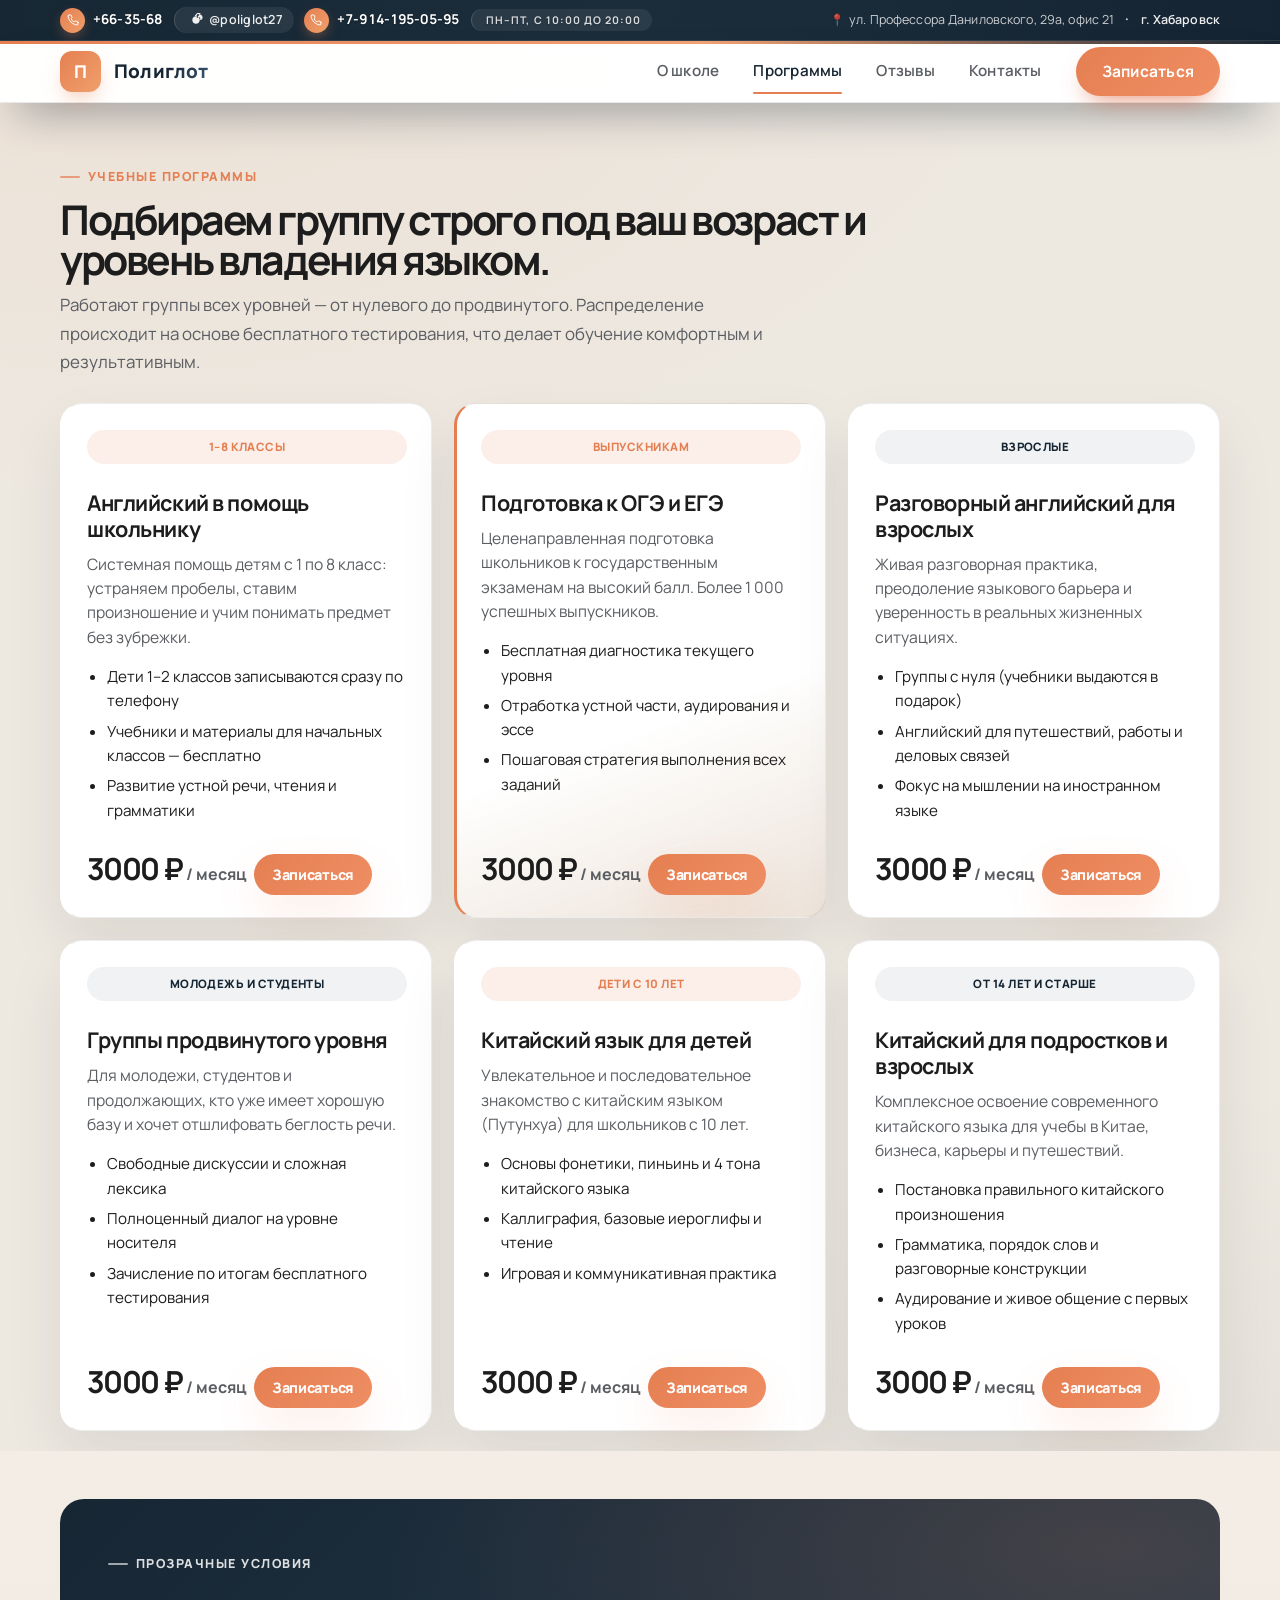
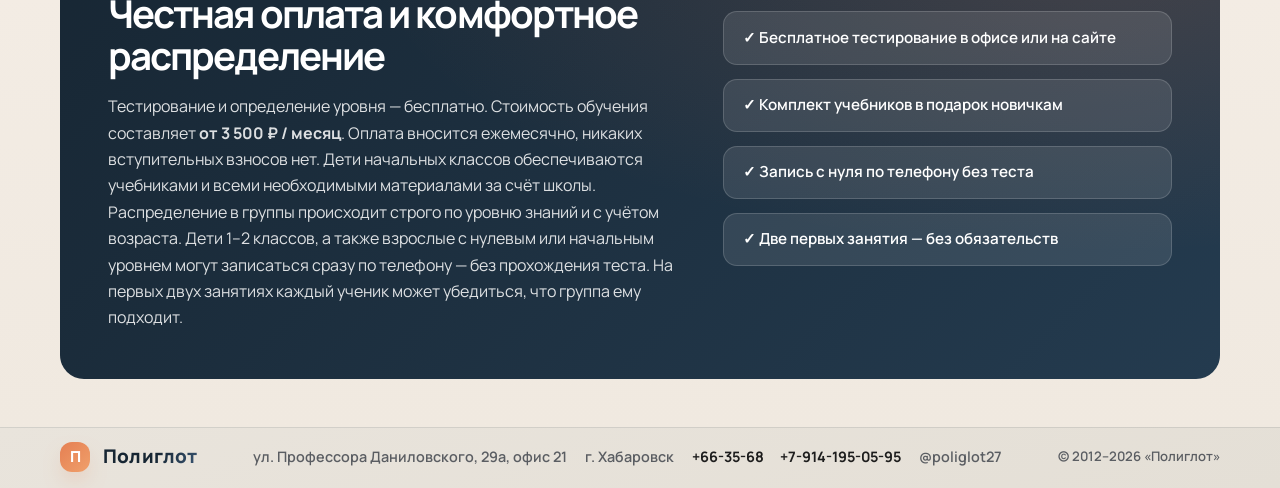
<file: pages/programs.html>
<!DOCTYPE html>
<html lang="ru">
  <head>
    <meta charset="UTF-8" />
    <meta name="viewport" content="width=device-width, initial-scale=1.0" />
    <meta name="description" content="Программы обучения английскому и китайскому языку в школе Полиглот в Хабаровске." />
    <title>Программы | Полиглот</title>
    <link rel="stylesheet" href="../css/styles.css?v=20261023" />
  </head>
  <body>
    <a class="sr-only" href="#main">Перейти к содержанию</a>

    <div class="header-sticky">
      <div class="topbar">
        <div class="container topbar-inner">
          <div class="topbar-main">
            <a class="topbar-phone" href="tel:+74212663568">
              <span class="phone-icon" aria-hidden="true">
                <svg viewBox="0 0 24 24" fill="none" stroke="currentColor" stroke-width="2" stroke-linecap="round" stroke-linejoin="round" focusable="false">
                  <path d="M22 16.9v3a2 2 0 0 1-2.2 2 19.8 19.8 0 0 1-8.6-3.1 19.5 19.5 0 0 1-6-6A19.8 19.8 0 0 1 2.1 4.2 2 2 0 0 1 4.1 2h3a2 2 0 0 1 2 1.7c.1 1 .4 1.9.7 2.8a2 2 0 0 1-.5 2.1L8.1 9.9a16 16 0 0 0 6 6l1.3-1.3a2 2 0 0 1 2.1-.4c.9.3 1.8.6 2.8.7a2 2 0 0 1 1.7 2z" />
                </svg>
              </span>
              <span class="topbar-phone-label" data-contact-field="phone-primary">+66-35-68</span>
            </a>
            <a class="topbar-social" href="https://www.instagram.com/poliglot27/" target="_blank" rel="noopener noreferrer" aria-label="Instagram">
              <svg viewBox="0 0 24 24" fill="currentColor" aria-hidden="true">
                <path d="M12 2.163c3.204 0 3.584.01 4.85.07 3.252.128 4.771 1.34 5.677 2.913 1.019 1.771.988 3.798-.088 5.542-.078.13-.188.235-.312.32-.82.562-2.098.842-3.382.842-2.725 0-4.922-2.19-5.463-5.077-.076-.42-.12-.92-.12-1.44 0-3.546 1.387-6.567 3.707-8.622C8.31 5.738 9.43 5 11.5 5c2.071 0 3.12.554 3.306 1.126.333-.655.833-1.126 1.685-1.609 1.634-1.54 3.197-3.337 3.4-4.395.113-.47.17-.972.154-1.476-.038-.24-.149-.466-.318-.657-.377-.42-1.017-.624-1.679-.538-.115.012-.239.02-.358.028zM12 8.375c-1.927 0-3.5.896-4.283 2.313-.278.545-.428 1.14-.341 1.732.06.484.265.94.678 1.286.5.418 1.164.665 1.904.665.473 0 .94-.11 1.37-.318.43-.21.74-.46.975-.77.088.008.18.016.27.024.64.067 1.36.102 2.11.102 1.927 0 3.5-.896 4.283-2.313.278-.545.428-1.14.341-1.732-.06-.484-.265-.94-.678-1.286-.5-.418-1.164-.665-1.904-.665-.473 0-.94.11-1.37.318-.43.21-.74.46-.975.77zM12 5.625c-3.512 0-6.375 2.863-6.375 6.375S8.488 18.375 12 18.375s6.375-2.863 6.375-6.375S15.512 5.625 12 5.625z"/>
              </svg>
              <span>@poliglot27</span>
            </a>
            <a class="topbar-phone" href="tel:+79141950595">
              <span class="phone-icon" aria-hidden="true">
                <svg viewBox="0 0 24 24" fill="none" stroke="currentColor" stroke-width="2" stroke-linecap="round" stroke-linejoin="round" focusable="false">
                  <path d="M22 16.9v3a2 2 0 0 1-2.2 2 19.8 19.8 0 0 1-8.6-3.1 19.5 19.5 0 0 1-6-6A19.8 19.8 0 0 1 2.1 4.2 2 2 0 0 1 4.1 2h3a2 2 0 0 1 2 1.7c.1 1 .4 1.9.7 2.8a2 2 0 0 1-.5 2.1L8.1 9.9a16 16 0 0 0 6 6l1.3-1.3a2 2 0 0 1 2.1-.4c.9.3 1.8.6 2.8.7a2 2 0 0 1 1.7 2z" />
                </svg>
              </span>
              <span class="topbar-phone-label" data-contact-field="phone-secondary">+7-914-195-05-95</span>
            </a>
            <span class="work-hours">Пн–Пт, с 10:00 до 20:00</span>
          </div>

          <div class="topbar-side">
            <span data-contact-field="address">ул. Профессора Даниловского, 29а, офис 21</span>
            <span class="dot-separator" aria-hidden="true">•</span>
            <span data-contact-field="city">г. Хабаровск</span>
          </div>
        </div>
      </div>

      <header class="site-header">
        <div class="container nav">
          <a href="../index.html" class="brand" aria-label="Полиглот — на главную">
            <span class="brand-mark" aria-hidden="true">П</span>
            <span>Полиглот</span>
          </a>

          <button class="nav-toggle" type="button" aria-label="Открыть меню" aria-expanded="false" aria-controls="primary-nav">
            <span></span>
            <span></span>
            <span></span>
          </button>

          <nav class="nav-menu" id="primary-nav" aria-label="Основная навигация">
            <a href="about.html">О школе</a>
            <a href="programs.html">Программы</a>
            <a href="reviews.html">Отзывы</a>
            <a href="contacts.html">Контакты</a>
            <a href="contacts.html" class="btn btn-primary btn-small">Записаться</a>
          </nav>
        </div>
      </header>
    </div>

    <main id="main">
      <section class="section container page-intro">
        <p class="eyebrow">Учебные программы</p>
        <h1>Подбираем группу строго под ваш возраст и уровень владения языком.</h1>
        <p class="section-lead">
          Работают группы всех уровней — от нулевого до продвинутого. Распределение происходит на основе бесплатного
          тестирования, что делает обучение комфортным и результативным.
        </p>

        <div class="programs-list">
          <article class="program-card">
            <span class="tag">1–8 классы</span>
            <h2>Английский в помощь школьнику</h2>
            <p>Системная помощь детям с 1 по 8 класс: устраняем пробелы, ставим произношение и учим понимать предмет без зубрежки.</p>
            <ul>
              <li>Дети 1–2 классов записываются сразу по телефону</li>
              <li>Учебники и материалы для начальных классов — бесплатно</li>
              <li>Развитие устной речи, чтения и грамматики</li>
            </ul>
            <div class="price-row">
              <div>
                <strong>3000 ₽</strong>
                <span>/ месяц</span>
              </div>
              <a href="contacts.html" class="btn btn-primary btn-small">Записаться</a>
            </div>
          </article>

          <article class="program-card featured">
            <span class="tag">Выпускникам</span>
            <h2>Подготовка к ОГЭ и ЕГЭ</h2>
            <p>Целенаправленная подготовка школьников к государственным экзаменам на высокий балл. Более 1 000 успешных выпускников.</p>
            <ul>
              <li>Бесплатная диагностика текущего уровня</li>
              <li>Отработка устной части, аудирования и эссе</li>
              <li>Пошаговая стратегия выполнения всех заданий</li>
            </ul>
            <div class="price-row">
              <div>
                <strong>3000 ₽</strong>
                <span>/ месяц</span>
              </div>
              <a href="contacts.html" class="btn btn-primary btn-small">Записаться</a>
            </div>
          </article>

          <article class="program-card">
            <span class="tag alt">Взрослые</span>
            <h2>Разговорный английский для взрослых</h2>
            <p>Живая разговорная практика, преодоление языкового барьера и уверенность в реальных жизненных ситуациях.</p>
            <ul>
              <li>Группы с нуля (учебники выдаются в подарок)</li>
              <li>Английский для путешествий, работы и деловых связей</li>
              <li>Фокус на мышлении на иностранном языке</li>
            </ul>
            <div class="price-row">
              <div>
                <strong>3000 ₽</strong>
                <span>/ месяц</span>
              </div>
              <a href="contacts.html" class="btn btn-primary btn-small">Записаться</a>
            </div>
          </article>

          <article class="program-card">
            <span class="tag alt">Молодежь и студенты</span>
            <h2>Группы продвинутого уровня</h2>
            <p>Для молодежи, студентов и продолжающих, кто уже имеет хорошую базу и хочет отшлифовать беглость речи.</p>
            <ul>
              <li>Свободные дискуссии и сложная лексика</li>
              <li>Полноценный диалог на уровне носителя</li>
              <li>Зачисление по итогам бесплатного тестирования</li>
            </ul>
            <div class="price-row">
              <div>
                <strong>3000 ₽</strong>
                <span>/ месяц</span>
              </div>
              <a href="contacts.html" class="btn btn-primary btn-small">Записаться</a>
            </div>
          </article>

          <article class="program-card">
            <span class="tag">Дети с 10 лет</span>
            <h2>Китайский язык для детей</h2>
            <p>Увлекательное и последовательное знакомство с китайским языком (Путунхуа) для школьников с 10 лет.</p>
            <ul>
              <li>Основы фонетики, пиньинь и 4 тона китайского языка</li>
              <li>Каллиграфия, базовые иероглифы и чтение</li>
              <li>Игровая и коммуникативная практика</li>
            </ul>
            <div class="price-row">
              <div>
                <strong>3000 ₽</strong>
                <span>/ месяц</span>
              </div>
              <a href="contacts.html" class="btn btn-primary btn-small">Записаться</a>
            </div>
          </article>

          <article class="program-card">
            <span class="tag alt">От 14 лет и старше</span>
            <h2>Китайский для подростков и взрослых</h2>
            <p>Комплексное освоение современного китайского языка для учебы в Китае, бизнеса, карьеры и путешествий.</p>
            <ul>
              <li>Постановка правильного китайского произношения</li>
              <li>Грамматика, порядок слов и разговорные конструкции</li>
              <li>Аудирование и живое общение с первых уроков</li>
            </ul>
            <div class="price-row">
              <div>
                <strong>3000 ₽</strong>
                <span>/ месяц</span>
              </div>
              <a href="contacts.html" class="btn btn-primary btn-small">Записаться</a>
            </div>
          </article>
        </div>
      </section>

      <section class="section section-alt">
        <div class="container">
          <div class="info-highlight-box">
            <div>
              <p class="eyebrow">Прозрачные условия</p>
              <h2>Честная оплата и комфортное распределение</h2>
              <p>
                Тестирование и определение уровня — бесплатно. Стоимость обучения составляет <strong>от 3&nbsp;500 ₽ / месяц</strong>.
                Оплата вносится ежемесячно, никаких вступительных взносов нет. Дети начальных классов обеспечиваются учебниками
                и всеми необходимыми материалами за счёт школы.
              </p>
              <p>
                Распределение в группы происходит строго по уровню знаний и с учётом возраста. Дети 1–2 классов,
                а также взрослые с нулевым или начальным уровнем могут записаться сразу по телефону — без прохождения теста.
                На первых двух занятиях каждый ученик может убедиться, что группа ему подходит.
              </p>
            </div>
            <div class="info-highlight-badges">
              <div class="badge-item">✓ Бесплатное тестирование в офисе или на сайте</div>
              <div class="badge-item">✓ Комплект учебников в подарок новичкам</div>
              <div class="badge-item">✓ Запись с нуля по телефону без теста</div>
              <div class="badge-item">✓ Две первых занятия — без обязательств</div>
            </div>
          </div>
        </div>
      </section>
    </main>

    <footer id="contacts" class="site-footer">
      <div class="container footer-row">
        <a href="../index.html" class="brand footer-brand">
          <span class="brand-mark">П</span>
          <span>Полиглот</span>
        </a>

        <div class="footer-meta">
          <p data-contact-field="address">ул. Профессора Даниловского, 29а, офис 21</p>
          <p data-contact-field="city">г. Хабаровск</p>
          <span class="footer-phones">
            <a href="tel:+74212663568" data-contact-field="phone-primary">+66-35-68</a>
            <a href="tel:+79141950595" data-contact-field="phone-secondary">+7-914-195-05-95</a>
          </span>
          <a href="https://www.instagram.com/poliglot27/" data-contact-field="instagram" target="_blank" rel="noopener noreferrer">@poliglot27</a>
        </div>

        <p class="footer-copy">© 2012–<span data-year></span> «Полиглот»</p>
      </div>
    </footer>

    <script src="../js/contacts.js?v=20261019"></script>
    <script src="../js/navigation.js?v=20261019"></script>
    <script src="../js/modals.js?v=20261019"></script>
    <script src="../js/slider.js?v=20261019"></script>
    <script src="../js/map.js?v=20261019"></script>
  </body>
</html>
</file>
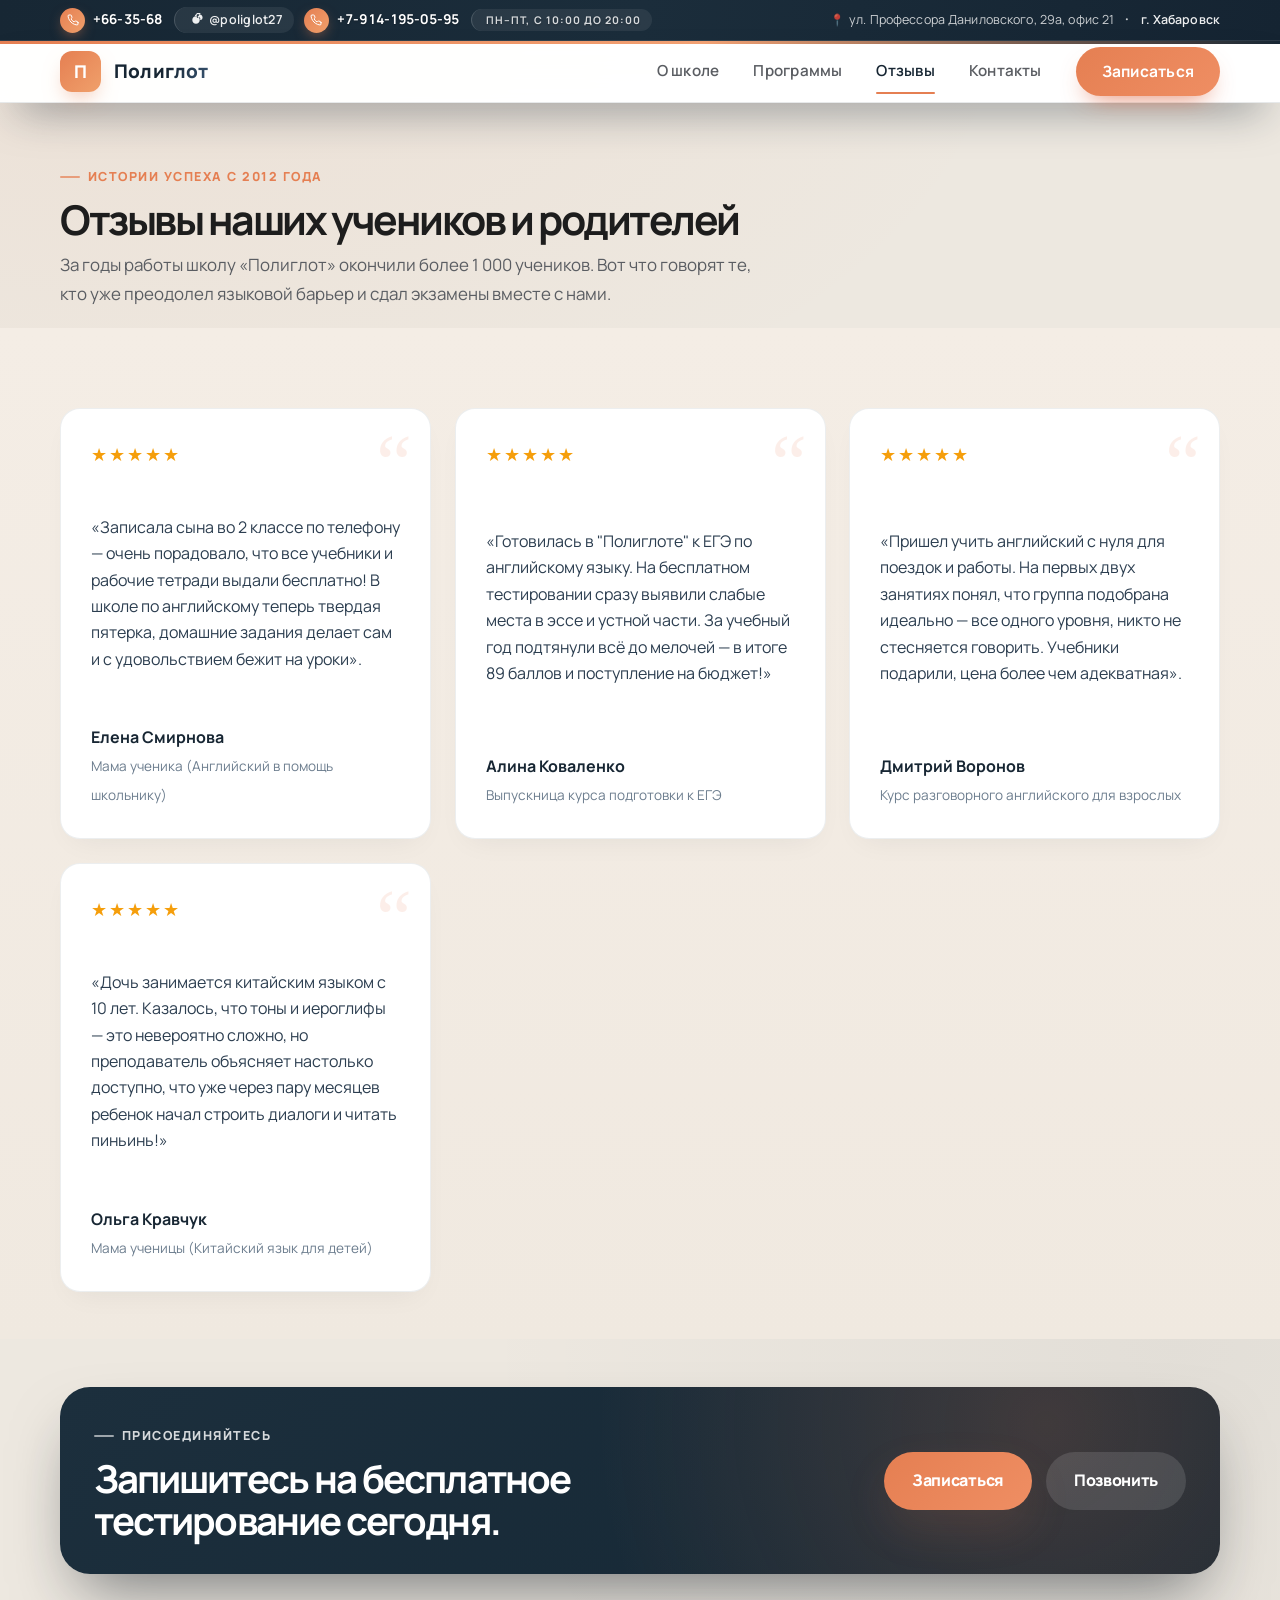
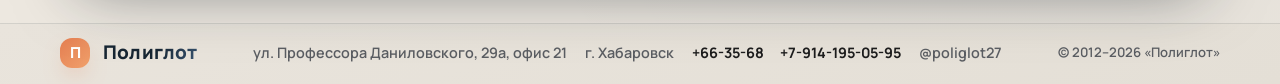
<file: pages/reviews.html>
<!DOCTYPE html>
<html lang="ru">
  <head>
    <meta charset="UTF-8" />
    <meta name="viewport" content="width=device-width, initial-scale=1.0" />
    <meta name="description" content="Отзывы учеников школы Полиглот о курсах английского и китайского языка в Хабаровске." />
    <title>Отзывы | Полиглот</title>
    <link rel="stylesheet" href="../css/styles.css?v=20261023" />
  </head>
  <body>
    <a class="sr-only" href="#main">Перейти к содержанию</a>

    <div class="header-sticky">
      <div class="topbar">
        <div class="container topbar-inner">
          <div class="topbar-main">
            <a class="topbar-phone" href="tel:+74212663568">
              <span class="phone-icon" aria-hidden="true">
                <svg viewBox="0 0 24 24" fill="none" stroke="currentColor" stroke-width="2" stroke-linecap="round" stroke-linejoin="round" focusable="false">
                  <path d="M22 16.9v3a2 2 0 0 1-2.2 2 19.8 19.8 0 0 1-8.6-3.1 19.5 19.5 0 0 1-6-6A19.8 19.8 0 0 1 2.1 4.2 2 2 0 0 1 4.1 2h3a2 2 0 0 1 2 1.7c.1 1 .4 1.9.7 2.8a2 2 0 0 1-.5 2.1L8.1 9.9a16 16 0 0 0 6 6l1.3-1.3a2 2 0 0 1 2.1-.4c.9.3 1.8.6 2.8.7a2 2 0 0 1 1.7 2z" />
                </svg>
              </span>
              <span class="topbar-phone-label" data-contact-field="phone-primary">+66-35-68</span>
            </a>
            <a class="topbar-social" href="https://www.instagram.com/poliglot27/" target="_blank" rel="noopener noreferrer" aria-label="Instagram">
              <svg viewBox="0 0 24 24" fill="currentColor" aria-hidden="true">
                <path d="M12 2.163c3.204 0 3.584.01 4.85.07 3.252.128 4.771 1.34 5.677 2.913 1.019 1.771.988 3.798-.088 5.542-.078.13-.188.235-.312.32-.82.562-2.098.842-3.382.842-2.725 0-4.922-2.19-5.463-5.077-.076-.42-.12-.92-.12-1.44 0-3.546 1.387-6.567 3.707-8.622C8.31 5.738 9.43 5 11.5 5c2.071 0 3.12.554 3.306 1.126.333-.655.833-1.126 1.685-1.609 1.634-1.54 3.197-3.337 3.4-4.395.113-.47.17-.972.154-1.476-.038-.24-.149-.466-.318-.657-.377-.42-1.017-.624-1.679-.538-.115.012-.239.02-.358.028zM12 8.375c-1.927 0-3.5.896-4.283 2.313-.278.545-.428 1.14-.341 1.732.06.484.265.94.678 1.286.5.418 1.164.665 1.904.665.473 0 .94-.11 1.37-.318.43-.21.74-.46.975-.77.088.008.18.016.27.024.64.067 1.36.102 2.11.102 1.927 0 3.5-.896 4.283-2.313.278-.545.428-1.14.341-1.732-.06-.484-.265-.94-.678-1.286-.5-.418-1.164-.665-1.904-.665-.473 0-.94.11-1.37.318-.43.21-.74.46-.975.77zM12 5.625c-3.512 0-6.375 2.863-6.375 6.375S8.488 18.375 12 18.375s6.375-2.863 6.375-6.375S15.512 5.625 12 5.625z"/>
              </svg>
              <span>@poliglot27</span>
            </a>
            <a class="topbar-phone" href="tel:+79141950595">
              <span class="phone-icon" aria-hidden="true">
                <svg viewBox="0 0 24 24" fill="none" stroke="currentColor" stroke-width="2" stroke-linecap="round" stroke-linejoin="round" focusable="false">
                  <path d="M22 16.9v3a2 2 0 0 1-2.2 2 19.8 19.8 0 0 1-8.6-3.1 19.5 19.5 0 0 1-6-6A19.8 19.8 0 0 1 2.1 4.2 2 2 0 0 1 4.1 2h3a2 2 0 0 1 2 1.7c.1 1 .4 1.9.7 2.8a2 2 0 0 1-.5 2.1L8.1 9.9a16 16 0 0 0 6 6l1.3-1.3a2 2 0 0 1 2.1-.4c.9.3 1.8.6 2.8.7a2 2 0 0 1 1.7 2z" />
                </svg>
              </span>
              <span class="topbar-phone-label" data-contact-field="phone-secondary">+7-914-195-05-95</span>
            </a>
            <span class="work-hours">Пн–Пт, с 10:00 до 20:00</span>
          </div>

          <div class="topbar-side">
            <span data-contact-field="address">ул. Профессора Даниловского, 29а, офис 21</span>
            <span class="dot-separator" aria-hidden="true">•</span>
            <span data-contact-field="city">г. Хабаровск</span>
          </div>
        </div>
      </div>

      <header class="site-header">
        <div class="container nav">
          <a href="../index.html" class="brand" aria-label="Полиглот — на главную">
            <span class="brand-mark" aria-hidden="true">П</span>
            <span>Полиглот</span>
          </a>

          <button class="nav-toggle" type="button" aria-label="Открыть меню" aria-expanded="false" aria-controls="primary-nav">
            <span></span>
            <span></span>
            <span></span>
          </button>

          <nav class="nav-menu" id="primary-nav" aria-label="Основная навигация">
            <a href="about.html">О школе</a>
            <a href="programs.html">Программы</a>
            <a href="reviews.html">Отзывы</a>
            <a href="contacts.html">Контакты</a>
            <a href="contacts.html" class="btn btn-primary btn-small">Записаться</a>
          </nav>
        </div>
      </header>
    </div>

    <main id="main">
      <section class="section container page-intro">
        <p class="eyebrow">Истории успеха с 2012 года</p>
        <h1>Отзывы наших учеников и родителей</h1>
        <p class="section-lead">
          За годы работы школу «Полиглот» окончили более 1 000 учеников. Вот что говорят те, кто уже преодолел языковой барьер и сдал экзамены вместе с нами.
        </p>
      </section>

      <section class="section section-alt">
        <div class="container">
          <div class="reviews-grid">
            <article class="review-card">
              <div class="review-stars" aria-label="Оценка 5 из 5">★★★★★</div>
              <p class="review-text">
                «Записала сына во 2 классе по телефону — очень порадовало, что все учебники и рабочие тетради выдали бесплатно! В школе по английскому теперь твердая пятерка, домашние задания делает сам и с удовольствием бежит на уроки».
              </p>
              <div class="review-author">
                <strong>Елена Смирнова</strong>
                <span>Мама ученика (Английский в помощь школьнику)</span>
              </div>
            </article>

            <article class="review-card">
              <div class="review-stars" aria-label="Оценка 5 из 5">★★★★★</div>
              <p class="review-text">
                «Готовилась в "Полиглоте" к ЕГЭ по английскому языку. На бесплатном тестировании сразу выявили слабые места в эссе и устной части. За учебный год подтянули всё до мелочей — в итоге 89 баллов и поступление на бюджет!»
              </p>
              <div class="review-author">
                <strong>Алина Коваленко</strong>
                <span>Выпускница курса подготовки к ЕГЭ</span>
              </div>
            </article>

            <article class="review-card">
              <div class="review-stars" aria-label="Оценка 5 из 5">★★★★★</div>
              <p class="review-text">
                «Пришел учить английский с нуля для поездок и работы. На первых двух занятиях понял, что группа подобрана идеально — все одного уровня, никто не стесняется говорить. Учебники подарили, цена более чем адекватная».
              </p>
              <div class="review-author">
                <strong>Дмитрий Воронов</strong>
                <span>Курс разговорного английского для взрослых</span>
              </div>
            </article>

            <article class="review-card">
              <div class="review-stars" aria-label="Оценка 5 из 5">★★★★★</div>
              <p class="review-text">
                «Дочь занимается китайским языком с 10 лет. Казалось, что тоны и иероглифы — это невероятно сложно, но преподаватель объясняет настолько доступно, что уже через пару месяцев ребенок начал строить диалоги и читать пиньинь!»
              </p>
              <div class="review-author">
                <strong>Ольга Кравчук</strong>
                <span>Мама ученицы (Китайский язык для детей)</span>
              </div>
            </article>
          </div>
        </div>
      </section>

      <section class="section">
        <div class="container cta-box">
          <div>
            <p class="eyebrow light">Присоединяйтесь</p>
            <h2>Запишитесь на бесплатное тестирование сегодня.</h2>
          </div>
          <div class="cta-actions">
            <a href="contacts.html" class="btn btn-primary">Записаться</a>
            <a href="tel:+74212663568" class="btn btn-secondary light-btn">Позвонить</a>
          </div>
        </div>
      </section>
    </main>

    <footer id="contacts" class="site-footer">
      <div class="container footer-row">
        <a href="../index.html" class="brand footer-brand">
          <span class="brand-mark">П</span>
          <span>Полиглот</span>
        </a>

        <div class="footer-meta">
          <p data-contact-field="address">ул. Профессора Даниловского, 29а, офис 21</p>
          <p data-contact-field="city">г. Хабаровск</p>
          <span class="footer-phones">
            <a href="tel:+74212663568" data-contact-field="phone-primary">+66-35-68</a>
            <a href="tel:+79141950595" data-contact-field="phone-secondary">+7-914-195-05-95</a>
          </span>
          <a href="https://www.instagram.com/poliglot27/" data-contact-field="instagram" target="_blank" rel="noopener noreferrer">@poliglot27</a>
        </div>

        <p class="footer-copy">© 2012–<span data-year></span> «Полиглот»</p>
      </div>
    </footer>

    <script src="../js/contacts.js?v=20261019"></script>
    <script src="../js/navigation.js?v=20261019"></script>
    <script src="../js/modals.js?v=20261019"></script>
    <script src="../js/slider.js?v=20261019"></script>
    <script src="../js/map.js?v=20261019"></script>
  </body>
</html>
</file>
<file: css/styles.css>
@import url('https://fonts.googleapis.com/css2?family=Manrope:wght@400;500;600;700;800&display=swap');

:root {
  --bg: #efeae3;
  --bg-soft: #f7f4f0;
  --surface: #ffffff;
  --surface-alt: #f5efe9;
  --primary: #e57f52;
  --primary-dark: #d76b36;
  --primary-soft: rgba(229, 127, 82, 0.12);
  --accent: #172633;
  --accent-soft: #293c4d;
  --text: #1d1d1d;
  --muted: #5a5d62;
  --border: rgba(21, 35, 48, 0.08);
  --shadow: 0 28px 60px rgba(23, 38, 51, 0.08);
  --shadow-soft: 0 20px 45px rgba(229, 127, 82, 0.12);
}

* {
  box-sizing: border-box;
}

html {
  scroll-behavior: smooth;
  scroll-padding-top: 96px;
  -webkit-text-size-adjust: 100%;
}

body {
  margin: 0;
  font-family: "Manrope", sans-serif;
  background: var(--bg);
  color: var(--text);
  line-height: 1.6;
}

a {
  color: inherit;
  text-decoration: none;
}

button {
  font: inherit;
}

@keyframes fadeUp {
  from {
    opacity: 0;
    transform: translateY(18px);
  }

  to {
    opacity: 1;
    transform: translateY(0);
  }
}

@keyframes floatSlow {
  0%,
  100% {
    transform: translateY(0);
  }

  50% {
    transform: translateY(-8px);
  }
}

@keyframes pulseGlow {
  0%,
  100% {
    box-shadow: 0 0 0 rgba(229, 127, 82, 0.15);
  }

  50% {
    box-shadow: 0 0 22px rgba(229, 127, 82, 0.18);
  }
}

@keyframes imageShift {
  0% {
    transform: scale(1.04) translate3d(0, 0, 0);
  }

  50% {
    transform: scale(1.08) translate3d(0, -8px, 0);
  }

  100% {
    transform: scale(1.12) translate3d(0, 10px, 0);
  }
}

@keyframes menuReveal {
  from {
    opacity: 0;
    transform: translateY(-8px);
  }

  to {
    opacity: 1;
    transform: translateY(0);
  }
}

.reveal {
  opacity: 0;
  transform: translateY(22px);
  transition: opacity 0.7s ease, transform 0.7s ease;
  will-change: opacity, transform;
}

.reveal.is-visible {
  opacity: 1;
  transform: translateY(0);
}

img,
video,
iframe {
  max-width: 100%;
  display: block;
}

figure,
blockquote,
ul,
ol {
  margin: 0;
}

.container {
  width: min(1160px, calc(100% - 32px));
  margin: 0 auto;
}

.section {
  padding: 72px 0;
}

.section[id],
[id="main"],
[id="about"],
[id="benefits"],
[id="reviews"],
[id="contact"] {
  scroll-margin-top: 96px;
}

.sr-only {
  position: absolute;
  width: 1px;
  height: 1px;
  padding: 0;
  margin: -1px;
  overflow: hidden;
  clip: rect(0 0 0 0);
  white-space: nowrap;
  border: 0;
}

.icon-svg {
  width: 1em;
  height: 1em;
  flex: none;
}

:focus-visible {
  outline: 3px solid var(--primary);
  outline-offset: 3px;
  border-radius: 6px;
}

@media (prefers-reduced-motion: reduce) {
  html {
    scroll-behavior: auto;
  }

  *,
  *::before,
  *::after {
    animation-duration: 0.001ms !important;
    animation-iteration-count: 1 !important;
    transition-duration: 0.001ms !important;
  }
}

.section-alt {
  background: var(--surface-alt);
}

.eyebrow {
  margin: 0 0 12px;
  color: var(--primary);
  font-size: 0.78rem;
  font-weight: 800;
  letter-spacing: 0.12em;
  text-transform: uppercase;
}

.eyebrow.light {
  color: rgba(255, 255, 255, 0.82);
}

h1,
h2,
h3,
p {
  margin-top: 0;
}

h1 {
  font-size: clamp(2.5rem, 3.2vw, 4.4rem);
  line-height: 0.98;
  letter-spacing: -0.06em;
  margin-bottom: 18px;
}

h2 {
  font-size: clamp(2.05rem, 3vw, 3rem);
  line-height: 1.1;
  letter-spacing: -0.05em;
  margin-bottom: 0;
}

p {
  color: var(--muted);
  margin-bottom: 0;
}

.section-lead {
  margin-top: 20px;
  max-width: 720px;
  font-size: 1.06rem;
  line-height: 1.68;
}

.page-intro {
  padding-top: 40px;
  padding-bottom: 24px;
}

.page-intro h1 {
  max-width: 900px;
}

.topbar {
  background: linear-gradient(90deg, #1b2d3b, #172a38 52%, #101f2b);
  color: rgba(255, 255, 255, 0.9);
  font-size: 0.9rem;
  border-bottom: 1px solid rgba(255, 255, 255, 0.08);
  font-weight: 400;
}

.topbar-inner {
  min-height: 40px;
  display: flex;
  align-items: center;
  justify-content: space-between;
  gap: 8px 14px;
  flex-wrap: nowrap;
  padding: 6px 0;
}

.topbar-main,
.topbar-side {
  display: flex;
  align-items: center;
  gap: 10px;
  flex-wrap: nowrap;
  min-width: 0;
}

.phone-group {
  display: flex;
  align-items: center;
  gap: 10px;
  flex-wrap: wrap;
  font-weight: 400;
}

.phone-group a {
  color: #fff;
}

.topbar-phone {
  display: inline-flex;
  align-items: center;
  gap: 10px;
  font-weight: 400;
  color: #fff;
}

.topbar-phone:hover .topbar-phone-label {
  color: var(--primary);
}

.phone-icon {
  display: inline-flex;
  align-items: center;
  justify-content: center;
  width: 26px;
  height: 26px;
  border-radius: 50%;
  background: rgba(255, 255, 255, 0.09);
  color: #fff;
  font-size: 0.85rem;
}

.phone-icon svg {
  width: 14px;
  height: 14px;
}

.work-hours,
.link-muted,
.topbar-side span {
  color: rgba(255, 255, 255, 0.78);
  font-weight: 400;
}

.topbar-side {
  justify-content: flex-end;
  gap: 8px;
}

.dot-separator {
  color: rgba(255, 255, 255, 0.45);
}

.topbar-social {
  display: inline-flex;
  align-items: center;
  gap: 6px;
  font-weight: 400;
  color: rgba(255, 255, 255, 0.9);
}

.topbar-social:hover {
  color: var(--primary);
}

.topbar-social svg {
  width: 17px;
  height: 17px;
  flex-shrink: 0;
}

.site-header {
  position: sticky;
  top: 0;
  z-index: 100;
  background: rgba(239, 234, 227, 0.94);
  backdrop-filter: blur(14px);
  border-bottom: 1px solid var(--border);
}

.nav {
  min-height: 52px;
  display: flex;
  align-items: center;
  justify-content: space-between;
  gap: 18px;
  padding-top: 4px;
  padding-bottom: 4px;
}

.brand {
  display: inline-flex;
  align-items: center;
  gap: 10px;
  font-weight: 400;
  letter-spacing: 0;
  font-size: 0.9rem;
  line-height: 1.4;
}

.brand-mark {
  display: inline-grid;
  place-items: center;
  width: 26px;
  height: 26px;
  border-radius: 9px;
  background: linear-gradient(135deg, var(--primary), #ef8e63);
  color: white;
  box-shadow: var(--shadow-soft);
  font-size: 0.85rem;
  font-weight: 800;
}

.brand span:last-child {
  font-size: 0.9rem;
  font-weight: 400;
}

.nav-menu a.btn {
  font-size: 0.9rem;
  font-weight: 400;
}

.nav-menu {
  display: flex;
  align-items: center;
  gap: 32px;
  transition: opacity 0.25s ease, transform 0.25s ease;
}

.nav-menu a {
  color: var(--muted);
  font-weight: 400;
  font-size: 0.9rem;
  letter-spacing: 0;
  position: relative;
  padding-bottom: 4px;
  transition: color 0.22s ease, transform 0.22s ease, opacity 0.22s ease;
}

.nav-menu a:hover {
  color: var(--text);
  transform: translateY(-1px);
}

.nav-menu a.is-active {
  color: var(--text);
}

.nav-menu a.is-active::after {
  content: "";
  position: absolute;
  left: 0;
  right: 0;
  bottom: -2px;
  height: 2px;
  border-radius: 999px;
  background: var(--primary);
}

.nav-menu a.btn.is-active::after {
  display: none;
}

.btn {
  display: inline-flex;
  align-items: center;
  justify-content: center;
  padding: 16px 28px;
  border: 0;
  border-radius: 999px;
  font-weight: 800;
  transition: transform 0.22s ease, box-shadow 0.22s ease;
  cursor: pointer;
  letter-spacing: -0.02em;
}

.btn:hover {
  transform: translateY(-2px) scale(1.01);
  box-shadow: 0 18px 26px rgba(229, 127, 82, 0.18);
}

.btn-primary {
  animation: pulseGlow 2.6s ease-in-out infinite;
}

.btn-small {
  padding: 9px 18px;
  font-size: 0.9rem;
}

.btn-primary {
  background: linear-gradient(135deg, var(--primary), #ef8e63);
  color: white;
  box-shadow: var(--shadow-soft);
}

.btn-secondary {
  background: rgba(216, 81, 42, 0.08);
  color: var(--text);
}

.light-btn {
  background: rgba(255, 255, 255, 0.12);
  color: white;
}

.hero {
  padding: 32px 0 26px;
  background: var(--bg);
}

.hero-grid {
  display: grid;
  grid-template-columns: 1.16fr 0.84fr;
  gap: 26px;
  align-items: flex-start;
}

.hero-content {
  padding-top: 10px;
  animation: fadeUp 0.7s ease both;
}

.hero-text {
  max-width: 610px;
  font-size: 1rem;
  line-height: 1.6;
}

.hero-actions {
  display: flex;
  flex-wrap: wrap;
  gap: 16px;
  margin: 22px 0 16px;
}

.hero-meta {
  display: grid;
  grid-template-columns: repeat(3, minmax(0, 1fr));
  gap: 12px;
  margin-bottom: 16px;
}

.hero-meta div {
  background: rgba(255, 255, 255, 0.54);
  border: 1px solid var(--border);
  border-radius: 18px;
  padding: 14px 16px;
}

.hero-meta strong {
  display: block;
  font-size: 1.3rem;
  line-height: 1.1;
  letter-spacing: -0.05em;
  margin-bottom: 4px;
}

.hero-meta span {
  color: var(--muted);
  font-size: 0.72rem;
  font-weight: 700;
  text-transform: uppercase;
  letter-spacing: 0.06em;
}

.hero-trust {
  display: flex;
  flex-wrap: wrap;
  gap: 12px 18px;
  list-style: none;
  padding: 0;
  margin: 0;
  color: var(--muted);
  font-weight: 700;
  font-size: 0.96rem;
}

.hero-trust li {
  position: relative;
  padding-left: 18px;
}

.hero-trust li::before {
  content: "";
  position: absolute;
  left: 0;
  top: 11px;
  width: 8px;
  height: 8px;
  border-radius: 50%;
  background: var(--primary);
}

.hero-visual {
  position: relative;
  min-height: 440px;
  display: flex;
  align-items: stretch;
  justify-content: center;
  margin-top: -12px;
  animation: fadeUp 0.7s ease both;
}

.hero-slider {
  position: relative;
  width: min(100%, 520px);
  min-height: 440px;
  border-radius: 32px;
  overflow: hidden;
  box-shadow:
    0 32px 64px -18px rgba(25, 35, 48, 0.3),
    0 10px 26px rgba(25, 35, 48, 0.12),
    inset 0 0 0 1px rgba(255, 255, 255, 0.16);
  border: 1px solid rgba(25, 35, 48, 0.08);
  background: #d9dadf;
  transition: box-shadow 0.3s ease, transform 0.3s ease;
}

.hero-slider:hover {
  box-shadow:
    0 40px 80px -18px rgba(25, 35, 48, 0.36),
    0 12px 30px rgba(25, 35, 48, 0.14),
    inset 0 0 0 1px rgba(255, 255, 255, 0.2);
  transform: translateY(-4px);
}

.slider-arrow {
  position: absolute;
  top: 50%;
  transform: translateY(-50%);
  z-index: 10;
  width: 46px;
  height: 46px;
  border: 1px solid rgba(255, 255, 255, 0.3);
  border-radius: 50%;
  background: rgba(13, 18, 23, 0.45);
  backdrop-filter: blur(10px);
  color: #fff;
  font-size: 1.9rem;
  line-height: 1;
  display: inline-flex;
  align-items: center;
  justify-content: center;
  cursor: pointer;
  opacity: 0.92;
  transition: background 0.2s ease, transform 0.2s ease, opacity 0.2s ease;
}

.slider-arrow:hover {
  background: rgba(13, 18, 23, 0.72);
  transform: translateY(-50%) scale(1.08);
}

.slider-arrow:active {
  transform: translateY(-50%) scale(0.95);
}

.slider-arrow-prev {
  left: 14px;
}

.slider-arrow-next {
  right: 14px;
}

.hero-slide {
  position: absolute;
  inset: 0;
  opacity: 0;
  z-index: 1;
  pointer-events: none;
  transform: scale(1.18);
  filter: saturate(0.9) contrast(0.96) brightness(0.96);
  transition: opacity 1.2s cubic-bezier(0.22, 1, 0.36, 1), transform 1.8s cubic-bezier(0.22, 1, 0.36, 1), filter 1.2s ease;
}

.hero-slide.is-active {
  opacity: 1;
  z-index: 2;
  pointer-events: auto;
  transform: scale(1);
  filter: saturate(1) contrast(1) brightness(1);
}

.hero-slide img {
  width: 100%;
  height: 100%;
  object-fit: cover;
  display: block;
  transform: scale(1.04) translate3d(0, 0, 0);
  transition: transform 2.1s cubic-bezier(0.22, 1, 0.36, 1), opacity 1.1s ease;
  animation: imageShift 15s ease-in-out infinite alternate;
}

.hero-slide.is-active img {
  transform: scale(1.04) translate3d(0, 0, 0);
  animation: imageShift 15s ease-in-out infinite alternate;
}

/* Виньетка снизу кадра — панель управления читается поверх любой фотографии. */
.hero-slide::before {
  content: "";
  position: absolute;
  inset: 0;
  z-index: 1;
  pointer-events: none;
  background: linear-gradient(180deg, rgba(11, 16, 22, 0) 55%, rgba(11, 16, 22, 0.45) 100%);
}

.hero-slider-badges {
  position: absolute;
  left: 50%;
  bottom: 16px;
  transform: translateX(-50%);
  z-index: 12;
  display: inline-flex;
  align-items: center;
  gap: 8px;
  padding: 8px 14px;
  border-radius: 999px;
  background: rgba(18, 21, 25, 0.55);
  backdrop-filter: blur(12px);
  border: 1px solid rgba(255, 255, 255, 0.22);
  box-shadow: 0 10px 26px rgba(17, 23, 31, 0.28);
}

.slider-dot {
  width: 8px;
  height: 8px;
  padding: 0;
  border: 0;
  border-radius: 999px;
  background: rgba(255, 255, 255, 0.5);
  cursor: pointer;
  transition: width 0.3s ease, background 0.3s ease, opacity 0.2s ease;
}

.slider-dot:hover {
  background: rgba(255, 255, 255, 0.85);
}

.slider-dot.is-active {
  width: 26px;
  background: linear-gradient(90deg, var(--primary), #ef8e63);
}

.slider-counter {
  padding-left: 10px;
  border-left: 1px solid rgba(255, 255, 255, 0.28);
  color: rgba(255, 255, 255, 0.92);
  font-size: 0.8rem;
  font-weight: 800;
  letter-spacing: 0.06em;
  line-height: 1;
}

.hero-slider-progress {
  position: absolute;
  left: 0;
  bottom: 0;
  width: 0;
  height: 4px;
  z-index: 13;
  border-radius: 0 999px 999px 0;
  background: linear-gradient(90deg, var(--primary), #ef8e63);
  box-shadow: 0 0 14px rgba(229, 127, 82, 0.65);
}

.brands {
  display: grid;
  grid-template-columns: repeat(5, minmax(0, 1fr));
  gap: 18px;
  padding: 24px 0 0;
  text-align: center;
  color: rgba(26, 26, 26, 0.7);
  font-size: 0.76rem;
  letter-spacing: 0.1em;
  font-weight: 800;
  text-transform: uppercase;
}

.section-heading {
  max-width: 700px;
  margin-bottom: 36px;
}

.section-heading.narrow {
  max-width: 540px;
}

.cards-grid {
  display: grid;
  grid-template-columns: repeat(3, minmax(0, 1fr));
  gap: 28px;
}

.course-card,
.review-card,
.benefit-box,
.step-card,
.feature-item {
  background: var(--surface);
  border: 1px solid var(--border);
  border-radius: 24px;
  box-shadow: 0 16px 35px rgba(26, 26, 26, 0.03);
  animation: fadeUp 0.7s ease both;
}

.course-card,
.benefit-box,
.review-card,
.feature-item {
  transition: transform 0.25s ease, box-shadow 0.25s ease, border-color 0.25s ease;
}

.course-card:hover,
.benefit-box:hover,
.review-card:hover,
.feature-item:hover {
  transform: translateY(-5px);
  box-shadow: 0 24px 40px rgba(23, 38, 51, 0.08);
  border-color: rgba(229, 127, 82, 0.2);
}

.course-card {
  display: flex;
  flex-direction: column;
  padding: 28px 26px;
}

.featured {
  background: linear-gradient(180deg, #fff, rgba(216, 81, 42, 0.04));
  border-color: rgba(216, 81, 42, 0.18);
}

.tag {
  display: inline-flex;
  align-items: center;
  justify-content: center;
  padding: 8px 14px;
  border-radius: 999px;
  background: var(--primary-soft);
  color: var(--primary);
  font-size: 0.72rem;
  font-weight: 800;
  letter-spacing: 0.04em;
  text-transform: uppercase;
  margin-bottom: 16px;
}

.tag.alt {
  background: rgba(13, 43, 69, 0.06);
  color: var(--accent);
}

.course-card h3 {
  margin: 0 0 10px;
  font-size: 1.7rem;
  line-height: 1.2;
  letter-spacing: -0.04em;
}

.course-card p {
  font-size: 1rem;
}

.course-card .price-row {
  margin-top: auto;
  padding-top: 8px;
}

.course-card ul {
  margin: 22px 0 24px;
  padding-left: 18px;
  color: var(--muted);
}

.course-card li {
  margin-bottom: 10px;
}

.price-row {
  display: flex;
  align-items: baseline;
  gap: 8px;
  margin-top: auto;
}

.price-row strong {
  font-size: 1.9rem;
  letter-spacing: -0.05em;
}

.price-row span {
  color: var(--muted);
  font-weight: 700;
}

.story-visual {
  display: grid;
  grid-template-columns: repeat(2, minmax(0, 1fr));
  gap: 16px;
  margin-top: 22px;
}

.story-visual img {
  width: 100%;
  height: 220px;
  object-fit: cover;
  border-radius: 20px;
  border: 1px solid var(--border);
  box-shadow: 0 12px 24px rgba(27, 31, 38, 0.08);
}

.program-image {
  display: block;
  width: 100%;
  height: 180px;
  object-fit: cover;
  border-radius: 16px;
  margin-bottom: 18px;
  border: 1px solid rgba(23, 38, 51, 0.08);
  animation: imageShift 14s ease-in-out infinite alternate;
  transform-origin: center center;
}

.nav-toggle {
  display: none;
  width: 42px;
  height: 42px;
  border: 1px solid rgba(23, 38, 51, 0.16);
  border-radius: 12px;
  background: rgba(255, 255, 255, 0.35);
  align-items: center;
  justify-content: center;
  flex-direction: column;
  gap: 5px;
  cursor: pointer;
}

.nav-toggle span {
  display: block;
  width: 18px;
  height: 2px;
  border-radius: 999px;
  background: var(--accent);
}

.about-grid {
  display: grid;
  grid-template-columns: 0.8fr 1.2fr;
  gap: 28px;
  align-items: flex-start;
}

.feature-list {
  display: grid;
  gap: 18px;
}

.feature-item {
  display: grid;
  grid-template-columns: 54px 1fr;
  gap: 18px;
  padding: 22px 24px;
  background: rgba(255, 255, 255, 0.56);
  border: 1px solid var(--border);
  border-radius: 22px;
}

.feature-item .icon {
  display: inline-flex;
  align-items: center;
  justify-content: center;
  width: 54px;
  height: 54px;
  border-radius: 16px;
  background: rgba(229, 127, 82, 0.12);
  color: var(--primary);
  font-size: 1.2rem;
  font-weight: 800;
}

.feature-item h3 {
  margin-bottom: 8px;
  font-size: 1.25rem;
  letter-spacing: -0.03em;
}

.benefits-grid {
  display: grid;
  grid-template-columns: repeat(3, minmax(0, 1fr));
  gap: 24px;
}

.benefit-box {
  padding: 26px 22px;
}

.benefit-icon {
  display: inline-flex;
  align-items: center;
  justify-content: center;
  width: 46px;
  height: 46px;
  border-radius: 14px;
  background: rgba(229, 127, 82, 0.12);
  color: var(--primary);
  font-size: 1.3rem;
  font-weight: 800;
  margin-bottom: 18px;
}

.benefit-icon svg {
  width: 22px;
  height: 22px;
}

.phone-icon svg,
.map-icon svg {
  width: 14px;
  height: 14px;
}

.benefit-box h3 {
  margin-bottom: 12px;
  font-size: 1.5rem;
  letter-spacing: -0.04em;
}

.reviews-grid {
  display: grid;
  grid-template-columns: repeat(3, minmax(0, 1fr));
  gap: 22px;
  margin-top: 20px;
}

.review-card {
  display: flex;
  flex-direction: column;
  gap: 28px;
  padding: 26px 22px;
  font-size: 1.04rem;
  line-height: 1.7;
  color: var(--text);
}

.review-card footer {
  display: flex;
  flex-direction: column;
  gap: 4px;
  margin-top: auto;
}

.review-card footer strong {
  font-size: 1.08rem;
}

.review-card footer span {
  color: var(--muted);
  font-size: 0.82rem;
  font-weight: 700;
}

.process {
  padding-top: 40px;
}

.steps-grid {
  display: grid;
  grid-template-columns: repeat(3, minmax(0, 1fr));
  gap: 24px;
}

.step-card {
  padding: 28px 24px;
}

.step-number {
  display: inline-flex;
  align-items: center;
  justify-content: center;
  width: 52px;
  height: 52px;
  border-radius: 16px;
  background: rgba(229, 127, 82, 0.12);
  color: var(--primary);
  font-weight: 800;
  margin-bottom: 18px;
}

.step-card h3 {
  margin-bottom: 10px;
  font-size: 1.5rem;
  letter-spacing: -0.04em;
}

.cta-section {
  padding-top: 30px;
}

.cta-box {
  display: flex;
  align-items: center;
  justify-content: space-between;
  gap: 26px;
  padding: 32px 34px;
  background: linear-gradient(135deg, #1c2f3d, #152734);
  border-radius: 30px;
  color: white;
}

.cta-box h2 {
  color: white;
  max-width: 560px;
}

.cta-actions {
  display: flex;
  flex-wrap: wrap;
  gap: 14px;
}

.contact-grid {
  display: grid;
  grid-template-columns: repeat(3, minmax(0, 1fr));
  gap: 22px;
  margin-top: 36px;
}

.feature-box {
  padding: 26px 24px;
  background: var(--surface);
  border: 1px solid var(--border);
  border-radius: 24px;
  box-shadow: 0 16px 35px rgba(26, 26, 26, 0.03);
}

.feature-box h3 {
  margin-bottom: 14px;
  font-size: 1.32rem;
  letter-spacing: -0.03em;
}

.feature-box p {
  margin-bottom: 6px;
}

.feature-box p:last-child {
  margin-bottom: 0;
}

.feature-box a {
  color: var(--text);
  font-weight: 700;
}

.feature-box a:hover {
  color: var(--primary);
}

.contact-layout {
  display: grid;
  grid-template-columns: minmax(280px, 420px) minmax(0, 1fr);
  gap: 26px;
  margin-top: 36px;
  align-items: stretch;
}

.contact-copy,
.contact-visual {
  min-width: 0;
}

.contact-panel {
  height: 100%;
  display: flex;
  flex-direction: column;
  justify-content: center;
  padding: 32px 28px;
}

.contact-panel h2 {
  margin: 12px 0 22px;
  font-size: clamp(2rem, 3vw, 2.8rem);
  line-height: 1.05;
  letter-spacing: -0.05em;
}

.contact-panel .eyebrow {
  margin: 0;
  font-size: 0.76rem;
  letter-spacing: 0.14em;
  text-transform: uppercase;
  color: var(--primary);
  font-weight: 800;
}

.contact-visual .map-surface {
  height: 100%;
  min-height: 550px;
}

.map-showcase {
  padding-top: 22px;
}

.map-shell {
  position: relative;
}

.map-layout {
  display: grid;
  grid-template-columns: minmax(260px, 0.9fr) minmax(0, 1.8fr);
  gap: 22px;
  align-items: stretch;
}

.map-video-card {
  display: flex;
  flex-direction: column;
  min-height: 540px;
  border-radius: 26px;
  overflow: hidden;
  border: 1px solid rgba(25, 34, 44, 0.08);
  box-shadow: 0 20px 50px rgba(16, 18, 26, 0.08);
  background: #f6f2ee;
}

.map-video-header {
  padding: 18px 20px 12px;
  font-weight: 800;
  font-size: 1.15rem;
  color: var(--text);
}

.map-video-wrap {
  flex: 1 1 auto;
  min-height: 470px;
  aspect-ratio: 16 / 10;
  background: #f6f2ee;
  overflow: hidden;
}

.map-video {
  width: 100%;
  height: 100%;
  min-height: 470px;
  aspect-ratio: 16 / 10;
  object-fit: cover;
  object-position: center;
  background: #f6f2ee;
  border: 0;
  display: block;
}

.map-surface {
  position: relative;
  min-height: 540px;
  border-radius: 26px;
  overflow: hidden;
  border: 1px solid rgba(25, 34, 44, 0.08);
  box-shadow: 0 20px 50px rgba(16, 18, 26, 0.08);
  background: #dfe8d9;
}

.map-iframe {
  position: absolute;
  inset: 0;
  width: 100%;
  height: 100%;
  border: 0;
  z-index: 0;
  display: block;
  background: #dde7d7;
}

.map-surface::before,
.map-surface::after {
  content: "";
  position: absolute;
  inset: 0;
  pointer-events: none;
  z-index: 1;
}

.map-surface .map-surface-external,
.map-surface #dg-map,
.map-surface #home-dg-map {
  z-index: 0;
}

.map-surface::before {
  background: linear-gradient(135deg, rgba(255, 255, 255, 0.18), rgba(255, 255, 255, 0));
}

.map-surface::after {
  background: linear-gradient(0deg, rgba(18, 22, 27, 0.1), rgba(18, 22, 27, 0));
}

.map-toolbar {
  position: absolute;
  left: 18px;
  top: 20px;
  display: flex;
  flex-direction: column;
  gap: 10px;
  z-index: 3;
}

.map-toolbar button,
.map-toolbar a {
  width: 46px;
  height: 46px;
  border-radius: 50%;
  border: 1px solid rgba(255, 255, 255, 0.16);
  background: rgba(22, 28, 35, 0.82);
  color: #fff;
  line-height: 1;
  cursor: pointer;
  display: inline-flex;
  align-items: center;
  justify-content: center;
  text-decoration: none;
  font-weight: 800;
  font-size: 0.66rem;
  letter-spacing: 0.04em;
  text-transform: uppercase;
  backdrop-filter: blur(6px);
  transition: background 0.2s ease, transform 0.2s ease;
}

.map-toolbar button:hover,
.map-toolbar a:hover {
  background: rgba(22, 28, 35, 0.95);
  transform: translateY(-1px);
}

.map-toolbar svg {
  width: 18px;
  height: 18px;
}

.map-view-btn {
  position: absolute;
  right: 18px;
  top: 20px;
  z-index: 3;
  display: inline-flex;
  align-items: center;
  justify-content: center;
  gap: 8px;
  padding: 14px 20px;
  border: 1px solid rgba(255, 255, 255, 0.16);
  border-radius: 999px;
  background: rgba(22, 28, 35, 0.82);
  color: #fff;
  font-weight: 800;
  font-size: 0.92rem;
  cursor: pointer;
  text-decoration: none;
  backdrop-filter: blur(6px);
  transition: background 0.2s ease, transform 0.2s ease;
}

.map-view-btn:hover {
  background: rgba(22, 28, 35, 0.95);
  transform: translateY(-1px);
}

.map-view-btn svg {
  width: 16px;
  height: 16px;
}

.map-address-card {
  position: absolute;
  left: 18px;
  right: 18px;
  bottom: 18px;
  max-width: 460px;
  background: rgba(20, 26, 33, 0.9);
  color: #fff;
  border: 1px solid rgba(255, 255, 255, 0.12);
  border-radius: 20px;
  padding: 20px 22px;
  backdrop-filter: blur(10px);
  box-shadow: 0 18px 40px rgba(11, 16, 22, 0.34);
  z-index: 4;
}

.map-header {
  display: flex;
  align-items: flex-start;
  justify-content: space-between;
  gap: 16px;
  margin-bottom: 12px;
}

.map-header h3 {
  margin: 0;
  color: #fff;
  font-size: 1.18rem;
  line-height: 1.3;
  letter-spacing: -0.02em;
}

.map-header button {
  flex: none;
  width: 34px;
  height: 34px;
  display: inline-flex;
  align-items: center;
  justify-content: center;
  border: 1px solid rgba(255, 255, 255, 0.16);
  border-radius: 50%;
  background: rgba(255, 255, 255, 0.06);
  color: #fff;
  font-size: 1.15rem;
  line-height: 1;
  cursor: pointer;
  transition: background 0.2s ease;
}

.map-header button:hover {
  background: rgba(255, 255, 255, 0.16);
}

.map-address-meta {
  color: rgba(255, 255, 255, 0.72);
  font-size: 0.92rem;
  margin-bottom: 14px;
}

.map-phone-row,
.map-hours-row,
.map-detail-row {
  display: flex;
  align-items: center;
  gap: 10px;
  color: rgba(255, 255, 255, 0.95);
  font-size: 0.98rem;
  margin-bottom: 8px;
}

.map-phone-row a {
  color: #fff;
  font-weight: 700;
}

.map-phone-row a:hover {
  color: var(--primary);
}

.map-icon {
  display: inline-flex;
  align-items: center;
  justify-content: center;
  flex: none;
  width: 20px;
  height: 20px;
  color: var(--primary);
}

.map-note {
  color: rgba(255, 255, 255, 0.7);
  font-size: 0.88rem;
  margin: 10px 0 14px;
}

.map-cta-row {
  display: flex;
  gap: 10px;
  flex-wrap: wrap;
  margin-top: 16px;
}

.map-primary-btn,
.map-secondary-btn {
  display: inline-flex;
  align-items: center;
  justify-content: center;
  padding: 12px 18px;
  border-radius: 999px;
  font-weight: 800;
  font-size: 0.92rem;
  border: 1px solid rgba(255, 255, 255, 0.2);
  cursor: pointer;
  text-decoration: none;
  transition: background 0.2s ease, border-color 0.2s ease;
}

.map-primary-btn {
  background: var(--primary);
  border-color: transparent;
  color: #fff;
}

.map-primary-btn:hover {
  background: var(--primary-dark);
}

.map-secondary-btn {
  background: transparent;
  color: #fff;
}

.map-secondary-btn:hover {
  background: rgba(255, 255, 255, 0.1);
}

.modal {
  position: fixed;
  inset: 0;
  display: flex;
  align-items: center;
  justify-content: center;
  z-index: 200;
  opacity: 0;
  visibility: hidden;
  pointer-events: none;
  transition: opacity 0.25s ease, visibility 0.25s ease;
}

.modal.open {
  opacity: 1;
  visibility: visible;
  pointer-events: auto;
}

.modal-backdrop {
  position: absolute;
  inset: 0;
  background: rgba(17, 23, 31, 0.5);
  backdrop-filter: blur(6px);
  opacity: 0;
  transition: opacity 0.25s ease;
}

.modal.open .modal-backdrop {
  opacity: 1;
}

.modal-dialog {
  position: relative;
  z-index: 1;
  width: min(1040px, calc(100% - 48px));
  max-height: 88vh;
  background: rgba(243, 239, 234, 0.98);
  border-radius: 28px;
  border: 1px solid rgba(23, 38, 51, 0.08);
  box-shadow: 0 24px 70px rgba(17, 23, 31, 0.18);
  padding: 28px 30px 30px;
  overflow: auto;
  opacity: 0;
  transform: translateY(18px) scale(0.96);
  transition: transform 0.28s cubic-bezier(0.22, 1, 0.36, 1), opacity 0.28s ease;
}

.modal.open .modal-dialog {
  opacity: 1;
  transform: translateY(0) scale(1);
}

.contact-modal-dialog {
  width: min(560px, calc(100% - 28px));
}

.contact-info-list {
  display: grid;
  gap: 14px;
  margin-top: 18px;
}

.contact-info-row {
  display: flex;
  flex-wrap: wrap;
  gap: 8px 12px;
  align-items: center;
  font-size: 1.02rem;
  line-height: 1.6;
  color: var(--text);
}

.contact-label {
  min-width: 90px;
  color: var(--muted);
  font-weight: 700;
}

.contact-info-row a {
  color: var(--text);
  font-weight: 700;
  text-decoration: none;
}

.contact-actions {
  display: flex;
  flex-wrap: wrap;
  gap: 12px;
  margin-top: 24px;
}

.modal-close {
  position: absolute;
  top: 18px;
  right: 18px;
  width: 38px;
  height: 38px;
  display: inline-flex;
  align-items: center;
  justify-content: center;
  border: 1px solid rgba(23, 38, 51, 0.12);
  border-radius: 50%;
  background: rgba(17, 23, 31, 0.03);
  color: var(--accent);
  font-size: 1.6rem;
  line-height: 1;
  cursor: pointer;
  transition: background 0.2s ease, color 0.2s ease;
}

.modal-close:hover {
  background: rgba(23, 38, 51, 0.08);
  color: var(--primary-dark);
}

.modal-dialog h3 {
  margin-bottom: 22px;
  font-size: clamp(1.8rem, 2.5vw, 2.8rem);
  letter-spacing: -0.05em;
}

.programs-modal-layout {
  margin-top: 10px;
}

.programs-modal-header {
  margin-bottom: 28px;
}

.programs-modal-header .eyebrow {
  color: var(--primary);
  font-size: 0.82rem;
  letter-spacing: 0.12em;
  margin-bottom: 18px;
}

.programs-modal-header h3 {
  margin: 0;
  font-size: clamp(2.8rem, 4vw, 5.2rem);
  line-height: 0.96;
  letter-spacing: -0.07em;
  max-width: 900px;
}

.modal-programs-grid {
  display: grid;
  grid-template-columns: repeat(3, minmax(0, 1fr));
  gap: 22px;
}

.modal-program-card {
  display: flex;
  flex-direction: column;
  min-height: 500px;
  padding: 22px 22px 18px;
  background: rgba(255, 255, 255, 0.3);
  border: 1px solid rgba(23, 38, 51, 0.08);
  border-radius: 26px;
}

.modal-program-card.featured {
  background: rgba(255, 255, 255, 0.45);
}

.modal-program-card .tag {
  width: fit-content;
  margin-bottom: 22px;
  font-size: 0.68rem;
  padding: 8px 14px;
}

.modal-program-card h4 {
  margin: 0 0 18px;
  font-size: clamp(2rem, 2vw, 3rem);
  line-height: 1.08;
  letter-spacing: -0.05em;
  color: #1a1a1a;
}

.modal-program-card p {
  font-size: 1.1rem;
  line-height: 1.6;
  margin-bottom: 18px;
}

.modal-program-card ul {
  margin: 0 0 18px;
  padding-left: 22px;
  color: var(--muted);
  list-style: disc;
}

.modal-program-card li {
  margin-bottom: 10px;
  line-height: 1.5;
}

.modal-price-row {
  display: flex;
  align-items: baseline;
  gap: 10px;
  margin-top: auto;
  padding-top: 8px;
}

.modal-price-row strong {
  font-size: clamp(2.1rem, 3vw, 3.1rem);
  line-height: 1;
  letter-spacing: -0.06em;
  color: #101010;
}

.modal-price-row span {
  font-size: 1.12rem;
  color: var(--muted);
  font-weight: 700;
}

.site-footer {
  background: #eef0ef;
  border-top: 1px solid rgba(23, 38, 51, 0.08);
  padding: 28px 0 36px;
}

.footer-row {
  display: flex;
  align-items: center;
  justify-content: space-between;
  gap: 20px;
  flex-wrap: wrap;
}

.footer-brand {
  color: var(--text);
  font-size: 1.1rem;
  font-weight: 800;
  letter-spacing: -0.02em;
}

.footer-brand .brand-mark {
  width: 30px;
  height: 30px;
  font-size: 0.95rem;
  font-weight: 800;
}

.footer-brand span:last-child {
  font-size: 1.1rem;
  font-weight: 800;
}

.footer-meta {
  display: flex;
  flex-wrap: wrap;
  align-items: center;
  gap: 8px 22px;
  color: var(--muted);
  font-weight: 600;
  font-size: 0.94rem;
}

.footer-meta p {
  margin: 0;
}

.footer-meta a:hover {
  color: var(--primary);
}

.footer-phones {
  display: flex;
  flex-wrap: wrap;
  gap: 6px 16px;
}

.footer-phones a {
  color: var(--text);
  font-weight: 700;
}

.footer-copy {
  color: var(--muted);
  font-size: 0.88rem;
  font-weight: 600;
}

@media (max-width: 1024px) {
  .nav {
    gap: 14px;
  }

  .nav-menu {
    gap: 16px;
  }

  .nav-menu a {
    font-size: 0.9rem;
  }

  .nav-menu .btn-small {
    padding: 10px 16px;
    font-size: 0.84rem;
  }

  .hero-grid {
    grid-template-columns: 1.08fr 0.92fr;
    align-items: center;
  }

  .hero-content,
  .hero-visual {
    width: 100%;
  }

  .hero-visual {
    margin-top: 0;
  }

  .cards-grid,
  .benefits-grid,
  .reviews-grid,
  .steps-grid,
  .contact-grid {
    grid-template-columns: repeat(2, minmax(0, 1fr));
  }
}

@media (max-width: 980px) {
  .contact-layout {
    grid-template-columns: 1fr;
  }

  .nav {
    flex-wrap: wrap;
    gap: 12px;
    min-height: 64px;
    padding: 8px 0;
  }

  .nav-toggle {
    display: inline-flex;
  }

  .nav-menu {
    display: flex;
    opacity: 0;
    visibility: hidden;
    pointer-events: none;
    transform: translateY(-10px);
    position: absolute;
    top: calc(100% + 12px);
    left: 0;
    right: 0;
    width: 100%;
    flex-direction: column;
    align-items: stretch;
    gap: 0;
    padding: 6px 0 14px;
    background: rgba(255, 255, 255, 0.95);
    border: 1px solid var(--border);
    border-radius: 18px;
    box-shadow: var(--shadow);
    transition: opacity 0.25s ease, transform 0.25s ease, visibility 0.25s ease;
  }

  .nav-menu.open {
    opacity: 1;
    visibility: visible;
    pointer-events: auto;
    transform: translateY(0);
  }

  .nav-menu.open a {
    padding: 12px 2px;
    font-size: 1rem;
    border-bottom: 1px solid var(--border);
    animation: menuReveal 0.22s ease both;
  }

  .nav-menu.open a.is-active::after {
    display: none;
  }

  .nav-menu.open a.btn {
    border-bottom: 0;
    margin-top: 12px;
    padding: 14px 20px;
  }

  .brands {
    grid-template-columns: repeat(3, minmax(0, 1fr));
  }

  .map-layout {
    grid-template-columns: 1fr;
  }

  .map-video-card,
  .map-surface {
    min-height: 420px;
  }

  .map-video-wrap,
  .map-video {
    min-height: 340px;
  }

  .modal-dialog {
    padding: 22px 20px 20px;
  }

  .programs-modal-header {
    margin-bottom: 20px;
  }

  .programs-modal-header h3 {
    font-size: clamp(2rem, 6vw, 3.2rem);
  }

  .modal-programs-grid {
    grid-template-columns: 1fr;
  }

  .modal-program-card {
    min-height: auto;
    padding: 18px 18px 16px;
  }
}

@media (max-width: 560px) {
  .topbar {
    font-size: 0.82rem;
  }

  .topbar-inner {
    min-height: auto;
    padding: 8px 0;
    gap: 4px;
    align-items: flex-start;
    flex-wrap: wrap;
  }

  .topbar-main,
  .topbar-side {
    width: 100%;
    justify-content: flex-start;
    gap: 6px;
    line-height: 1.4;
    flex-wrap: wrap;
    white-space: normal;
  }

  .topbar-side {
    text-align: left;
  }

  .section {
    padding: 62px 0;
  }

  .page-intro {
    padding-bottom: 8px;
  }

  h1 {
    font-size: clamp(2.1rem, 9vw, 2.9rem);
    line-height: 1.04;
  }

  h2 {
    font-size: clamp(1.7rem, 7.5vw, 2.3rem);
  }

  .section-heading {
    margin-bottom: 24px;
  }

  .hero {
    padding: 24px 0 16px;
  }

  .hero-visual {
    margin-top: 8px;
    min-height: 320px;
  }

  .hero-slider {
    min-height: 320px;
    border-radius: 24px;
  }

  .hero-actions,
  .cta-actions {
    flex-direction: column;
    align-items: stretch;
    width: 100%;
  }

  .hero-actions .btn,
  .cta-actions .btn {
    width: 100%;
  }

  .hero-meta {
    grid-template-columns: 1fr;
    gap: 10px;
  }

  .about-grid,
  .benefits-grid,
  .reviews-grid,
  .steps-grid,
  .cards-grid,
  .contact-grid,
  .cta-box {
    grid-template-columns: 1fr;
  }

  .cta-box {
    padding: 24px 20px;
    gap: 20px;
  }

  .brands {
    grid-template-columns: repeat(2, minmax(0, 1fr));
    gap: 12px;
    font-size: 0.7rem;
  }

  .feature-item {
    grid-template-columns: 1fr;
    gap: 12px;
    padding: 20px;
  }

  .review-card {
    gap: 18px;
  }

  .map-video-card,
  .map-surface {
    min-height: 320px;
  }

  .map-video-wrap,
  .map-video {
    min-height: 240px;
  }

  .map-toolbar {
    left: 12px;
    top: 12px;
  }

  .map-toolbar button,
  .map-toolbar a {
    width: 42px;
    height: 42px;
  }

  .map-view-btn {
    display: none;
  }

  .map-address-card {
    left: 12px;
    right: 12px;
    bottom: 12px;
    padding: 16px 16px 18px;
  }

  .map-primary-btn,
  .map-secondary-btn {
    flex: 1 1 auto;
  }

  .footer-row {
    align-items: flex-start;
    gap: 16px;
  }

  .modal {
    align-items: flex-end;
  }

  .modal-dialog {
    width: 100%;
    border-radius: 24px 24px 0 0;
    max-height: 92vh;
    padding: 20px 16px 24px;
  }

  .modal-close {
    top: 12px;
    right: 12px;
    width: 34px;
    height: 34px;
  }

  .programs-modal-header .eyebrow {
    margin-bottom: 10px;
    font-size: 0.72rem;
  }

  .programs-modal-header h3 {
    font-size: clamp(1.7rem, 7.5vw, 2.4rem);
    line-height: 1.06;
  }

  .modal-program-card h4 {
    font-size: 1.6rem;
  }

  .modal-program-card p {
    font-size: 1rem;
  }

  .modal-program-card ul {
    padding-left: 18px;
  }

  .modal-price-row strong {
    font-size: 2rem;
  }
}

/* ===== POLIGLOT FIX PACK 2026-10-18: верхняя шапка, подвал, отступы, карта, hero, контакты, программы ===== */
:root {
  --topbar-h: 40px;
  --sticky-header-top: 40px;
  --header-narrow: 812px;
}

html {
  scroll-padding-top: 104px;
}

/* 5) Самая верхняя шапка не сворачивается при скролле */
.header-sticky {
  position: sticky;
  top: 0;
  z-index: 1002;
}

.header-sticky .topbar {
  position: static;
  top: auto;
  z-index: auto;
}

.header-sticky .site-header {
  position: static;
  top: auto;
  z-index: auto;
}

.site-header {
  top: var(--sticky-header-top);
  z-index: 1001;
}

.section[id],
[id="main"],
[id="about"],
[id="benefits"],
[id="reviews"],
[id="contact"] {
  scroll-margin-top: 104px;
}

/* 7) Обе шапки одной ширины: нижняя растянута под верхнюю (1160px). */
.header-sticky .container.topbar-inner,
.site-header .container.nav {
  width: min(1160px, calc(100% - 32px));
  margin-left: auto;
  margin-right: auto;
  padding-left: 0;
  padding-right: 0;
}

.topbar-main {
  flex-wrap: nowrap;
  row-gap: 2px;
  flex: 1 1 auto;
  min-width: 0;
}

.topbar-main .topbar-phone,
.topbar-main .topbar-social,
.topbar-main .work-hours {
  flex: none;
  white-space: nowrap;
}

.topbar-side {
  flex: none;
  white-space: nowrap;
}

.topbar-phone + .topbar-phone {
  margin-left: 2px;
}

/* Десктоп: адрес не должен выдавливать телефоны из шапки */
@media (min-width: 981px) {
  .topbar-side {
    max-width: 38%;
    overflow: hidden;
    text-overflow: ellipsis;
  }

  .topbar-side span:first-child {
    overflow: hidden;
    text-overflow: ellipsis;
  }
}

/* Планшет: разрешаем перенос, но без налезания */
@media (max-width: 980px) {
  .topbar-inner {
    flex-wrap: wrap;
  }

  .topbar-main,
  .topbar-side {
    flex-wrap: wrap;
    white-space: normal;
  }

  .topbar-side {
    width: 100%;
    justify-content: flex-start;
  }
}

/* 4) Убираем большие отступы между текстами */
.section {
  padding: 48px 0;
}

.page-intro {
  padding-bottom: 10px;
}

.page-intro h1 {
  margin-bottom: 12px;
}

.page-intro p {
  margin-top: 12px;
}

.section-heading {
  margin-bottom: 22px;
}

.section-heading h2 {
  margin-bottom: 8px;
}

.section-heading p {
  margin-top: 8px;
}

.hero {
  padding: 36px 0 28px;
}

.hero-grid {
  gap: 36px;
}

.hero-content h1 {
  margin-bottom: 14px;
}

.hero-lead {
  margin: 0 0 18px;
}

.hero-actions {
  margin: 20px 0 18px;
}

/* 3) Красивое оформление блока преимуществ */
.hero-trust {
  gap: 10px;
  margin-top: 18px;
}

.hero-trust li {
  padding: 10px 14px 10px 36px;
  background: rgba(255, 255, 255, 0.72);
  border: 1px solid rgba(21, 35, 48, 0.09);
  border-radius: 999px;
  box-shadow: 0 10px 24px rgba(23, 38, 51, 0.08);
  font-weight: 700;
  font-size: 0.86rem;
  line-height: 1.35;
  color: var(--accent);
  backdrop-filter: blur(6px);
}

.hero-trust li::before {
  left: 13px;
  top: 50%;
  width: 16px;
  height: 16px;
  transform: translateY(-50%);
  border-radius: 50%;
  background: var(--primary) url("data:image/svg+xml,%3Csvg xmlns='http://www.w3.org/2000/svg' viewBox='0 0 24 24' fill='none' stroke='white' stroke-width='3.4' stroke-linecap='round' stroke-linejoin='round'%3E%3Cpath d='M20 6 9 17l-5-5'/%3E%3C/svg%3E") center / 10px 10px no-repeat;
}

/* Плавная смена фото на главной */
.hero-slide {
  transition: opacity 1.25s ease;
}

.hero-slide img {
  transition: transform 7s ease, opacity 1.25s ease;
}

/* 2) Нижняя шапка ~в 2 раза ниже */
.site-footer {
  padding: 14px 0 16px;
}

.footer-row {
  gap: 10px 20px;
  row-gap: 8px;
}

.footer-meta {
  gap: 4px 18px;
  font-size: 0.9rem;
}

.footer-copy {
  margin: 0;
  font-size: 0.82rem;
}

/* 6) Карта: единая компактная плашка, не загораживает здание */
.map-surface {
  min-height: 480px;
}

.map-address-card {
  left: 14px;
  bottom: 14px;
  top: auto;
  right: auto;
  width: min(288px, calc(100% - 28px));
  max-width: 288px;
  padding: 14px 14px 12px;
  gap: 6px;
  border-radius: 14px;
  border-color: rgba(21, 35, 48, 0.1);
  background: rgba(255, 255, 255, 0.96);
  color: var(--text);
  box-shadow: 0 16px 34px rgba(16, 24, 33, 0.16);
}

.map-address-card .map-header h3 {
  color: var(--text);
}

.map-address-card .map-header button {
  border-color: rgba(21, 35, 48, 0.14);
  background: rgba(21, 35, 48, 0.06);
  color: var(--text);
}

.map-address-card .map-header button:hover {
  background: rgba(21, 35, 48, 0.12);
}

.map-address-card .map-address-meta {
  color: var(--muted);
}

.map-address-card .map-phone-row,
.map-address-card .map-hours-row,
.map-address-card .map-detail-row {
  color: var(--text);
}

.map-address-card .map-phone-row a {
  color: var(--text);
}

.map-address-card .map-phone-row a:hover {
  color: var(--primary-dark);
}

.map-address-card .map-secondary-btn {
  border-color: rgba(21, 35, 48, 0.18);
  color: var(--text);
}

.map-address-card .map-secondary-btn:hover {
  background: rgba(21, 35, 48, 0.07);
}

.map-address-card h3 {
  font-size: 0.98rem;
  line-height: 1.3;
}

.map-address-meta {
  font-size: 0.82rem;
  margin-bottom: 4px;
}

.map-phone-row,
.map-hours-row,
.map-detail-row {
  font-size: 0.86rem;
}

.map-cta-row {
  margin-top: 8px;
}

.map-primary-btn,
.map-secondary-btn {
  padding: 8px 10px;
  font-size: 0.84rem;
}

/* 9) Контакты: сильно уменьшенный заголовок */
.contact-panel h2 {
  font-size: 1.18rem;
  line-height: 1.4;
  letter-spacing: -0.01em;
  margin: 0 0 14px;
  text-wrap: balance;
}

.contact-info-list {
  gap: 8px;
  margin-top: 12px;
}

.contact-info-row {
  gap: 6px 12px;
  padding: 8px 0;
}

/* Программы без фото: только 3 карточки как на главной */
.programs-list {
  display: grid;
  grid-template-columns: repeat(3, minmax(0, 1fr));
  gap: 22px;
  margin-top: 26px;
}

.program-card {
  background: var(--surface);
  border: 1px solid var(--border);
  border-radius: 22px;
  padding: 26px 24px 22px;
  box-shadow: var(--shadow);
  display: flex;
  flex-direction: column;
  gap: 10px;
}

.program-card h2,
.program-card h3 {
  margin: 0;
  font-size: 1.35rem;
  line-height: 1.2;
  letter-spacing: -0.02em;
}

.program-card p {
  margin: 0;
  color: var(--muted);
  font-size: 0.98rem;
  line-height: 1.55;
}

.program-card ul {
  margin: 6px 0 0;
  padding-left: 20px;
  color: var(--text);
  font-size: 0.95rem;
  display: grid;
  gap: 6px;
}

.program-card .price-row {
  margin-top: auto;
  padding-top: 12px;
  display: flex;
  align-items: baseline;
  gap: 8px;
}

@media (max-width: 1024px) {
  .programs-list {
    grid-template-columns: 1fr;
  }

  .header-sticky .container.topbar-inner,
  .site-header .container.nav {
    width: min(1160px, calc(100% - 32px));
    margin-left: auto;
    margin-right: auto;
    padding-left: 0;
    padding-right: 0;
  }
}

@media (max-width: 860px) {
  :root {
    --sticky-header-top: 0px;
  }

  .site-header {
    top: 0;
  }

  .map-surface {
    min-height: 420px;
  }
}

@media (max-width: 560px) {
  .section {
    padding: 40px 0;
  }

  .hero {
    padding: 24px 0 16px;
  }

  .hero-trust li {
    width: 100%;
    font-size: 0.84rem;
  }

  .site-footer {
    padding: 12px 0 14px;
  }

  .map-address-card {
    left: 10px;
    right: 10px;
    bottom: 10px;
    width: auto;
    max-width: none;
  }

  .contact-panel h2 {
    font-size: 1.05rem;
  }
}

/* === ДОПОЛНИТЕЛЬНЫЕ СТИЛИ ДЛЯ НОВЫХ СЕКЦИЙ И УЛУЧШЕНИЯ ДИЗАЙНА === */

.section-heading {
  max-width: 720px;
  margin-bottom: 2.5rem;
}

.section-heading h2 {
  font-size: clamp(1.75rem, 3vw, 2.4rem);
  line-height: 1.2;
  margin-top: 0.4rem;
  margin-bottom: 0.8rem;
  color: #172633;
}

/* Карточки преимуществ */
.benefits-grid {
  display: grid;
  grid-template-columns: repeat(auto-fit, minmax(250px, 1fr));
  gap: 1.5rem;
}

.benefit-card {
  background: #ffffff;
  border-radius: 20px;
  padding: 1.75rem;
  border: 1px solid rgba(23, 38, 51, 0.08);
  box-shadow: 0 12px 32px -12px rgba(23, 38, 51, 0.08);
  transition: transform 0.25s ease, box-shadow 0.25s ease;
}

.benefit-card:hover {
  transform: translateY(-5px);
  box-shadow: 0 20px 40px -15px rgba(229, 127, 82, 0.18);
}

.benefit-icon {
  width: 52px;
  height: 52px;
  border-radius: 14px;
  background: linear-gradient(135deg, rgba(229, 127, 82, 0.15), rgba(239, 142, 99, 0.25));
  display: flex;
  align-items: center;
  justify-content: center;
  font-size: 1.5rem;
  margin-bottom: 1.1rem;
}

.benefit-card h3 {
  font-size: 1.2rem;
  margin-bottom: 0.6rem;
  color: #172633;
}

.benefit-card p {
  color: #4a5b6c;
  font-size: 0.96rem;
  line-height: 1.6;
}

/* Шаги зачисления */
.steps-grid {
  display: grid;
  grid-template-columns: repeat(auto-fit, minmax(230px, 1fr));
  gap: 1.5rem;
}

.step-card {
  background: #ffffff;
  border-radius: 20px;
  padding: 1.75rem;
  position: relative;
  border: 1px solid rgba(23, 38, 51, 0.08);
  box-shadow: 0 10px 28px -12px rgba(23, 38, 51, 0.06);
}

.step-num {
  display: inline-block;
  font-weight: 800;
  font-size: 0.9rem;
  color: #e57f52;
  background: rgba(229, 127, 82, 0.12);
  padding: 0.35rem 0.75rem;
  border-radius: 99px;
  margin-bottom: 1rem;
}

.step-card h3 {
  font-size: 1.18rem;
  margin-bottom: 0.5rem;
  color: #172633;
}

.step-card p {
  color: #4a5b6c;
  font-size: 0.95rem;
  line-height: 1.55;
}

/* Сетка отзывов */
.reviews-grid {
  display: grid;
  grid-template-columns: repeat(auto-fit, minmax(290px, 1fr));
  gap: 1.5rem;
  margin-top: 2rem;
}

.review-card {
  background: #ffffff;
  border-radius: 20px;
  padding: 1.85rem;
  border: 1px solid rgba(23, 38, 51, 0.08);
  box-shadow: 0 12px 30px -14px rgba(23, 38, 51, 0.08);
  display: flex;
  flex-direction: column;
  justify-content: space-between;
}

.review-stars {
  color: #f59e0b;
  font-size: 1.15rem;
  letter-spacing: 2px;
  margin-bottom: 1rem;
}

.review-text {
  font-size: 1rem;
  line-height: 1.65;
  color: #2c3e50;
  margin-bottom: 1.5rem;
  font-style: italic;
}

.review-author strong {
  display: block;
  color: #172633;
  font-size: 1rem;
}

.review-author span {
  font-size: 0.85rem;
  color: #6c7d8e;
}

/* Инфо-бокс на странице программ */
.info-highlight-box {
  background: linear-gradient(135deg, #172633 0%, #243b4f 100%);
  color: #ffffff;
  border-radius: 24px;
  padding: clamp(1.75rem, 4vw, 3rem);
  display: grid;
  grid-template-columns: 1.3fr 1fr;
  gap: 2rem;
  align-items: center;
}

.info-highlight-box h2 {
  color: #ffffff;
  margin: 0.4rem 0 1rem;
}

.info-highlight-box p {
  color: rgba(255, 255, 255, 0.85);
  line-height: 1.65;
}

.info-highlight-badges {
  display: flex;
  flex-direction: column;
  gap: 0.85rem;
}

.badge-item {
  background: rgba(255, 255, 255, 0.1);
  border: 1px solid rgba(255, 255, 255, 0.16);
  padding: 0.85rem 1.2rem;
  border-radius: 14px;
  font-weight: 600;
  font-size: 0.95rem;
}

/* CTA Баннер внизу главной */
.cta-banner {
  background: linear-gradient(135deg, #172633 0%, #1f3345 100%);
  color: #ffffff;
  border-radius: 24px;
  padding: clamp(2rem, 4vw, 3.25rem);
  display: flex;
  flex-wrap: wrap;
  align-items: center;
  justify-content: space-between;
  gap: 2rem;
  box-shadow: 0 24px 48px -18px rgba(23, 38, 51, 0.35);
}

.cta-banner-content {
  max-width: 620px;
}

.cta-banner-content h2 {
  color: #ffffff;
  font-size: clamp(1.5rem, 2.6vw, 2.1rem);
  margin: 0.4rem 0 0.8rem;
}

.cta-banner-content p {
  color: rgba(255, 255, 255, 0.82);
  line-height: 1.6;
}

.cta-banner-actions {
  display: flex;
  flex-wrap: wrap;
  gap: 1rem;
}

@media (max-width: 860px) {
  .info-highlight-box {
    grid-template-columns: 1fr;
  }
}

/* ===== POLIGLOT HEADER REDESIGN 2026-10-18: редизайн верхней и нижней шапок ===== */
:root {
  --topbar-h: 44px;
  --sticky-header-top: 44px;
}

html {
  scroll-padding-top: 116px;
}

.section[id],
[id="main"],
[id="about"],
[id="benefits"],
[id="reviews"],
[id="contact"] {
  scroll-margin-top: 116px;
}

/* --- Верхняя шапка (тёмная) --- */
.topbar {
  background:
    radial-gradient(1100px 70px at 12% 0%, rgba(229, 127, 82, 0.16), transparent 62%),
    linear-gradient(100deg, #15232e 0%, #1b2c3a 46%, #12202b 100%);
  border-bottom: 1px solid rgba(229, 127, 82, 0.32);
  box-shadow: inset 0 1px 0 rgba(255, 255, 255, 0.06);
}

.topbar-inner {
  min-height: var(--topbar-h);
  padding: 7px 0;
}

.topbar-phone {
  color: #fff;
  transition: color 0.22s ease;
}

.topbar-phone-label {
  font-weight: 600;
  letter-spacing: 0.01em;
  transition: color 0.22s ease;
}

.phone-icon {
  width: 27px;
  height: 27px;
  background: linear-gradient(135deg, var(--primary), #f0a06b);
  color: #fff;
  box-shadow: 0 5px 14px -4px rgba(229, 127, 82, 0.65);
  transition: transform 0.22s ease, box-shadow 0.22s ease;
}

.phone-icon svg {
  width: 13px;
  height: 13px;
}

.topbar-phone:hover .phone-icon {
  transform: scale(1.1);
  box-shadow: 0 7px 18px -4px rgba(229, 127, 82, 0.85);
}

.topbar-phone:hover .topbar-phone-label {
  color: #ffb287;
}

/* Вертикальные разделители между элементами верхней шапки */
@media (min-width: 981px) {
  .topbar-main .topbar-phone + .topbar-phone,
  .topbar-main .topbar-social,
  .topbar-main .work-hours {
    border-left: 1px solid rgba(255, 255, 255, 0.16);
    padding-left: 14px;
    margin-left: 2px;
  }
}

.work-hours {
  display: inline-flex;
  align-items: center;
  padding: 4px 12px;
  border-radius: 999px;
  background: rgba(255, 255, 255, 0.07);
  color: rgba(255, 255, 255, 0.85);
  font-size: 0.82rem;
  white-space: nowrap;
}

.topbar-social {
  padding: 4px 12px;
  border-radius: 999px;
  background: rgba(255, 255, 255, 0.07);
  color: rgba(255, 255, 255, 0.92);
  font-size: 0.86rem;
  transition: background 0.22s ease, color 0.22s ease, transform 0.22s ease;
}

.topbar-social svg {
  width: 15px;
  height: 15px;
}

.topbar-social:hover {
  background: linear-gradient(135deg, var(--primary), #f0a06b);
  color: #fff;
  transform: translateY(-1px);
}

.topbar-side {
  color: rgba(255, 255, 255, 0.78);
  font-size: 0.86rem;
}

.topbar-side span[data-contact-field="address"]::before {
  content: "📍";
  margin-right: 5px;
  font-size: 0.92em;
}

.dot-separator {
  color: var(--primary);
  font-size: 0.7em;
}

/* --- Нижняя шапка (светлая) --- */
.site-header {
  background: rgba(252, 250, 247, 0.92);
  backdrop-filter: blur(16px) saturate(1.6);
  -webkit-backdrop-filter: blur(16px) saturate(1.6);
  border-bottom: 1px solid rgba(23, 38, 51, 0.06);
  box-shadow: 0 12px 34px -22px rgba(23, 38, 51, 0.4);
  transition: box-shadow 0.25s ease;
}

.header-sticky.is-scrolled .site-header {
  box-shadow: 0 16px 40px -20px rgba(23, 38, 51, 0.5);
}

.nav {
  min-height: 60px;
  padding-top: 6px;
  padding-bottom: 6px;
  gap: 20px;
}

/* Бренд */
.brand {
  gap: 12px;
}

.brand-mark {
  width: 37px;
  height: 37px;
  border-radius: 12px;
  background: linear-gradient(135deg, var(--primary), #f0a06b);
  box-shadow: 0 10px 22px -8px rgba(229, 127, 82, 0.6);
  font-size: 1rem;
  transition: transform 0.25s ease, box-shadow 0.25s ease;
}

.brand:hover .brand-mark {
  transform: rotate(-5deg) scale(1.06);
  box-shadow: 0 14px 26px -8px rgba(229, 127, 82, 0.75);
}

.brand span:last-child {
  font-size: 1.05rem;
  font-weight: 800;
  letter-spacing: 0.01em;
  color: var(--accent);
}

/* Пункты меню с анимированным подчёркиванием */
.nav-menu {
  gap: 30px;
}

.nav-menu a {
  color: var(--muted);
  font-weight: 600;
  font-size: 0.92rem;
  padding: 6px 0;
  transform: none;
}

.nav-menu a::after {
  content: "";
  position: absolute;
  left: 0;
  right: 0;
  bottom: 0;
  height: 2px;
  border-radius: 999px;
  background: var(--primary);
  transform: scaleX(0);
  transform-origin: center;
  transition: transform 0.25s ease;
}

.nav-menu a:hover {
  color: var(--text);
  transform: none;
}

.nav-menu a:hover::after {
  transform: scaleX(0.55);
}

.nav-menu a.is-active {
  color: var(--accent);
}

.nav-menu a.is-active::after {
  transform: scaleX(1);
}

.nav-menu a.btn::after {
  display: none;
}

/* Кнопка «Записаться» в шапке */
.nav-menu a.btn,
.nav-menu .btn-small {
  padding: 10px 22px;
  font-size: 0.9rem;
  font-weight: 700;
  background: linear-gradient(135deg, var(--primary), #ef8e63);
  color: #fff;
  border-radius: 999px;
  animation: none;
  box-shadow: 0 12px 26px -12px rgba(216, 81, 42, 0.75);
  transition: transform 0.22s ease, box-shadow 0.22s ease, filter 0.22s ease;
}

.nav-menu a.btn:hover,
.nav-menu .btn-small:hover {
  transform: translateY(-2px) scale(1.02);
  box-shadow: 0 18px 34px -12px rgba(216, 81, 42, 0.9);
  filter: brightness(1.05);
}

/* Кнопка-бургер */
.nav-toggle {
  border-radius: 12px;
  background: #fff;
  border: 1px solid var(--border);
  box-shadow: var(--shadow-soft);
  transition: border-color 0.22s ease;
}

.nav-toggle span {
  background: var(--primary);
  width: 19px;
  height: 2.5px;
}

.nav-toggle:hover {
  border-color: rgba(229, 127, 82, 0.5);
}

/* --- Мобильное меню (≤980px) --- */
@media (max-width: 980px) {
  .nav {
    min-height: 64px;
  }

  .nav-menu {
    top: calc(100% + 10px);
    background: rgba(255, 255, 255, 0.98);
    border: 1px solid var(--border);
    border-radius: 20px;
    padding: 8px;
    gap: 2px;
    box-shadow: 0 34px 70px -26px rgba(23, 38, 51, 0.45);
  }

  .nav-menu.open a {
    padding: 12px 14px;
    font-size: 0.98rem;
    font-weight: 600;
    border-bottom: 0;
    border-radius: 12px;
    color: var(--text);
  }

  .nav-menu.open a:hover {
    background: var(--primary-soft);
  }

  .nav-menu.open a.is-active {
    background: var(--primary-soft);
  }

  .nav-menu.open a.btn,
  .nav-menu .btn-small {
    margin-top: 6px;
    padding: 13px 20px;
    justify-content: center;
  }
}

/* --- Мелкие экраны (≤560px) --- */
@media (max-width: 560px) {
  .work-hours {
    padding: 3px 10px;
    font-size: 0.78rem;
  }

  .topbar-social {
    padding: 3px 10px;
  }

  .phone-icon {
    width: 24px;
    height: 24px;
  }

  .brand span:last-child {
    font-size: 1rem;
  }
}

/* ===== POLIGLOT HEADER TEXT POLISH 2026-10-18: типографика шапок ===== */

/* Телефоны: крупнее, плотнее, с табличными цифрами и мягкой тенью */
.topbar-phone {
  gap: 9px;
}

.topbar-phone-label {
  font-size: 0.95rem;
  font-weight: 700;
  letter-spacing: 0.02em;
  font-variant-numeric: tabular-nums;
  text-shadow: 0 1px 2px rgba(0, 0, 0, 0.28);
}

.topbar-phone:hover .topbar-phone-label {
  text-decoration: underline;
  text-decoration-color: rgba(229, 127, 82, 0.9);
  text-decoration-thickness: 2px;
  text-underline-offset: 4px;
}

/* Часы работы: мини-капс с широким трекингом — читается как статус «открыто» */
.work-hours {
  font-size: 0.7rem;
  font-weight: 700;
  letter-spacing: 0.11em;
  text-transform: uppercase;
  color: rgba(255, 255, 255, 0.82);
  text-shadow: 0 1px 2px rgba(0, 0, 0, 0.25);
}

/* Instagram: аккуратный ник */
.topbar-social {
  font-weight: 600;
  letter-spacing: 0.02em;
}

/* Адрес и город: мягче адрес, акцентнее город */
.topbar-side {
  letter-spacing: 0.01em;
}

.topbar-side span[data-contact-field="city"] {
  color: rgba(255, 255, 255, 0.92);
  font-weight: 600;
}

.dot-separator {
  margin: 0 2px;
}
/* ===== HEADER TEXT SIZES 2026-10-18: меньше верхняя, больше нижняя ===== */

/* Верхняя шапка: компактнее */
.topbar-inner {
  min-height: 40px;
  padding: 5px 0;
}

.topbar-phone {
  gap: 8px;
}

.topbar-phone-label {
  font-size: 0.85rem;
  font-weight: 700;
  letter-spacing: 0.01em;
}

.phone-icon {
  width: 25px;
  height: 25px;
}

.phone-icon svg {
  width: 12px;
  height: 12px;
}

.work-hours {
  padding: 3px 11px;
  font-size: 0.66rem;
  letter-spacing: 0.1em;
}

.topbar-social {
  padding: 3px 11px;
  font-size: 0.78rem;
}

.topbar-social svg {
  width: 14px;
  height: 14px;
}

.topbar-side {
  font-size: 0.78rem;
}

/* Нижняя шапка: крупнее */
.brand {
  gap: 13px;
}

.brand-mark {
  width: 41px;
  height: 41px;
  font-size: 1.1rem;
}

/* ===== HEADER CONTRAST 2026-10-18: главнее верхней — нижняя шапка ===== */

/* Верхняя: спокойная, тёмная, не перетягивает внимание */
.topbar {
  background: linear-gradient(100deg, #172734 0%, #1b2d3b 50%, #152432 100%);
  border-bottom: 1px solid rgba(255, 255, 255, 0.1);
  box-shadow: none;
}

/* Нижняя: главный акцент — белоснежная, с градиентной кромкой и глубокой тенью */
.site-header {
  position: relative;
  background: rgba(255, 255, 255, 0.98);
  backdrop-filter: blur(18px) saturate(1.7);
  -webkit-backdrop-filter: blur(18px) saturate(1.7);
  border-bottom: 1px solid rgba(23, 38, 51, 0.1);
  box-shadow: 0 22px 44px -18px rgba(23, 38, 51, 0.55);
}

.site-header::before {
  content: "";
  position: absolute;
  top: 0;
  left: 0;
  right: 0;
  height: 3px;
  background: linear-gradient(90deg, var(--primary), #f2a173 55%, var(--accent));
}

.header-sticky.is-scrolled .site-header {
  box-shadow: 0 26px 50px -16px rgba(23, 38, 51, 0.68);
}

.brand span:last-child {
  font-size: 1.18rem;
}

.nav-menu {
  gap: 34px;
}

.nav-menu a {
  font-size: 1.03rem;
  padding: 8px 0;
}

.nav-menu a.btn,
.nav-menu .btn-small {
  padding: 12px 26px;
  font-size: 0.97rem;
}

@media (max-width: 560px) {
  .topbar-phone-label {
    font-size: 0.8rem;
  }

  .work-hours {
    font-size: 0.62rem;
    letter-spacing: 0.08em;
  }

  .topbar-social {
    font-size: 0.74rem;
  }

  .topbar-side {
    font-size: 0.74rem;
  }

  .brand-mark {
    width: 37px;
    height: 37px;
    font-size: 1rem;
  }

  .brand span:last-child {
    font-size: 1.05rem;
  }

  .nav-menu.open a {
    font-size: 1.05rem;
  }
}


/* Название школы: объёмный тёмно-синий градиентный текст */
.brand span:last-child {
  background: linear-gradient(120deg, var(--accent) 55%, #3b5876);
  -webkit-background-clip: text;
  background-clip: text;
  -webkit-text-fill-color: transparent;
  color: transparent;
}

/* Пункты меню: чуть крупнее и воздушнее */
.nav-menu a {
  font-size: 0.95rem;
  letter-spacing: 0.015em;
}

@media (max-width: 560px) {
  .work-hours {
    font-size: 0.66rem;
    letter-spacing: 0.09em;
  }

  .topbar-phone-label {
    font-size: 0.88rem;
  }
}


/* ===== DESIGN REFRESH 2026-10-18: меньше шаблонности, больше характера ===== */

/* --- Фоновая текстура страницы --- */
body {
  background-color: #ede8e0;
  background-image:
    radial-gradient(ellipse 900px 500px at 10% 0%, rgba(229, 127, 82, 0.07), transparent),
    radial-gradient(ellipse 700px 600px at 92% 80%, rgba(23, 38, 51, 0.05), transparent);
}

/* --- Hero: асимметричный акцент за слайдером --- */
.hero-visual::before {
  content: "";
  position: absolute;
  inset: -30px -20px -30px -20px;
  background: radial-gradient(ellipse 70% 70% at 60% 50%, rgba(229, 127, 82, 0.13), transparent 70%);
  pointer-events: none;
  z-index: -1;
  border-radius: 50%;
}

/* --- Hero grid: выровнять по центру по вертикали --- */
.hero-grid {
  align-items: center;
}

/* --- Числовые метрики: акцентный градиент на цифрах --- */
.hero-meta strong {
  background: linear-gradient(120deg, var(--accent) 0%, #3a5f80 100%);
  -webkit-background-clip: text;
  background-clip: text;
  -webkit-text-fill-color: transparent;
  color: transparent;
  font-size: 1.5rem;
  font-weight: 800;
}

/* --- hero-meta div: убираем монотонность, немного асимметрии --- */
.hero-meta div:nth-child(2) {
  transform: translateY(-4px);
}

/* --- Eyebrow: добавляем маленькую линию перед текстом --- */
.eyebrow {
  display: inline-flex;
  align-items: center;
  gap: 8px;
}

.eyebrow::before {
  content: "";
  display: inline-block;
  width: 20px;
  height: 2px;
  border-radius: 999px;
  background: currentColor;
  opacity: 0.7;
  flex-shrink: 0;
}

/* --- Карточки программ: разные акцентные цвета левой полосы --- */
.program-card {
  border-left: 3px solid transparent;
  transition: border-color 0.25s ease, transform 0.25s ease, box-shadow 0.25s ease;
}

.program-card:hover {
  transform: translateY(-4px);
  box-shadow: 0 24px 44px rgba(23, 38, 51, 0.1);
  border-left-color: var(--primary);
}

.program-card.featured {
  border-left-color: var(--primary);
  background: linear-gradient(160deg, #fff 60%, rgba(229, 127, 82, 0.05));
}

/* --- step-card: вместо одинакового белого — лёгкий градиент --- */
.step-card {
  background: linear-gradient(145deg, #fff 0%, #f8f4f0 100%);
  border-left: 3px solid rgba(229, 127, 82, 0.25);
  transition: transform 0.25s ease, box-shadow 0.25s ease, border-left-color 0.25s ease;
}

.step-card:hover {
  border-left-color: var(--primary);
  transform: translateY(-3px);
  box-shadow: 0 18px 36px rgba(23, 38, 51, 0.09);
}

/* step-number: ✓ выглядит лучше как чекмарк-иконка */
.step-number {
  font-size: 1.3rem;
  border-radius: 50%;
  width: 44px;
  height: 44px;
  line-height: 1;
}

/* --- feature-item: убираем рамку, делаем мягче --- */
.feature-item {
  background: linear-gradient(145deg, rgba(255,255,255,0.85) 0%, rgba(255,255,255,0.55) 100%);
  border: 1px solid rgba(229, 127, 82, 0.1);
  backdrop-filter: blur(4px);
  transition: border-color 0.25s ease, transform 0.25s ease;
}

.feature-item:hover {
  border-color: rgba(229, 127, 82, 0.3);
  transform: translateX(4px);
}

/* --- Отзывы: цитата-оформление --- */
.review-card {
  position: relative;
}

.review-card::before {
  content: "\201C";
  position: absolute;
  top: 14px;
  right: 18px;
  font-size: 5rem;
  line-height: 1;
  color: rgba(229, 127, 82, 0.13);
  font-family: Georgia, serif;
  pointer-events: none;
}

.review-text {
  font-style: normal;
  position: relative;
  z-index: 1;
}

/* --- CTA box: чуть ярче, с паттерном точек --- */
.cta-box {
  background:
    radial-gradient(circle at 85% 20%, rgba(229, 127, 82, 0.2), transparent 45%),
    linear-gradient(135deg, #1c2f3d, #152734);
  box-shadow: 0 32px 64px -20px rgba(16, 25, 35, 0.55);
}

/* --- info-highlight-box: живее --- */
.info-highlight-box {
  background:
    radial-gradient(ellipse at 90% 10%, rgba(229, 127, 82, 0.18), transparent 50%),
    linear-gradient(135deg, #172633 0%, #243b4f 100%);
}

/* --- badge-item: hover --- */
.badge-item {
  transition: background 0.22s ease, transform 0.22s ease;
  cursor: default;
}

.badge-item:hover {
  background: rgba(255, 255, 255, 0.17);
  transform: translateX(4px);
}

/* --- footer: чуть теплее --- */
.site-footer {
  background: linear-gradient(160deg, #e9e4dc 0%, #e4dfd6 100%);
  border-top: 1px solid rgba(23, 38, 51, 0.1);
}

/* --- about-grid: разрыв между колонками --- */
.about-grid {
  gap: 48px;
}

.about-points {
  gap: 14px;
  display: grid;
}

/* --- page-intro: чуть больше пространства вверху --- */
.page-intro {
  padding-top: 52px;
  padding-bottom: 20px;
}

/* --- section-alt: мягче граница --- */
.section-alt {
  background: linear-gradient(180deg, #f4ede5 0%, #f0e9e0 100%);
}

/* --- Контакты: более компактный header страницы --- */
.contact-layout {
  margin-top: 20px;
}

/* --- Программы list: 2 колонки на планшете --- */
@media (min-width: 700px) and (max-width: 1024px) {
  .programs-list {
    grid-template-columns: repeat(2, 1fr);
  }
}

/* --- Мобильные улучшения --- */
@media (max-width: 560px) {
  .hero-meta div:nth-child(2) {
    transform: none;
  }

  .hero-visual::before {
    display: none;
  }

  .feature-item:hover {
    transform: none;
  }

  .program-card:hover {
    transform: none;
  }
}

/* --- Hero: асимметричный акцент за слайдером --- */
.hero-visual::before {
  content: "";
  position: absolute;
  inset: -30px -20px -30px -20px;
  background: radial-gradient(ellipse 70% 70% at 60% 50%, rgba(229, 127, 82, 0.13), transparent 70%);
  pointer-events: none;
  z-index: -1;
  border-radius: 50%;
}

/* --- Hero grid: выровнять по центру по вертикали --- */
.hero-grid {
  align-items: center;
}

/* --- Числовые метрики: акцентный градиент на цифрах --- */
.hero-meta strong {
  background: linear-gradient(120deg, var(--accent) 0%, #3a5f80 100%);
  -webkit-background-clip: text;
  background-clip: text;
  -webkit-text-fill-color: transparent;
  color: transparent;
  font-size: 1.5rem;
  font-weight: 800;
}

/* --- hero-meta div: убираем монотонность, немного асимметрии --- */
.hero-meta div:nth-child(2) {
  transform: translateY(-4px);
}

/* --- Eyebrow: добавляем маленькую линию перед текстом --- */
.eyebrow {
  display: inline-flex;
  align-items: center;
  gap: 8px;
}

.eyebrow::before {
  content: "";
  display: inline-block;
  width: 20px;
  height: 2px;
  border-radius: 999px;
  background: currentColor;
  opacity: 0.7;
  flex-shrink: 0;
}

/* --- Карточки программ: разные акцентные цвета левой полосы --- */
.program-card {
  border-left: 3px solid transparent;
  transition: border-color 0.25s ease, transform 0.25s ease, box-shadow 0.25s ease;
}

.program-card:hover {
  transform: translateY(-4px);
  box-shadow: 0 24px 44px rgba(23, 38, 51, 0.1);
  border-left-color: var(--primary);
}

.program-card.featured {
  border-left-color: var(--primary);
  background: linear-gradient(160deg, #fff 60%, rgba(229, 127, 82, 0.05));
}

/* --- step-card: вместо одинакового белого — лёгкий градиент --- */
.step-card {
  background: linear-gradient(145deg, #fff 0%, #f8f4f0 100%);
  border-left: 3px solid rgba(229, 127, 82, 0.25);
  transition: transform 0.25s ease, box-shadow 0.25s ease, border-left-color 0.25s ease;
}

.step-card:hover {
  border-left-color: var(--primary);
  transform: translateY(-3px);
  box-shadow: 0 18px 36px rgba(23, 38, 51, 0.09);
}

/* step-number: ✓ выглядит лучше как чекмарк-иконка */
.step-number {
  font-size: 1.3rem;
  border-radius: 50%;
  width: 44px;
  height: 44px;
  line-height: 1;
}

/* --- feature-item: убираем рамку, делаем мягче --- */
.feature-item {
  background: linear-gradient(145deg, rgba(255,255,255,0.85) 0%, rgba(255,255,255,0.55) 100%);
  border: 1px solid rgba(229, 127, 82, 0.1);
  backdrop-filter: blur(4px);
  transition: border-color 0.25s ease, transform 0.25s ease;
}

.feature-item:hover {
  border-color: rgba(229, 127, 82, 0.3);
  transform: translateX(4px);
}

/* --- Отзывы: цитата-оформление --- */
.review-card {
  position: relative;
}

.review-card::before {
  content: "\201C";
  position: absolute;
  top: 14px;
  right: 18px;
  font-size: 5rem;
  line-height: 1;
  color: rgba(229, 127, 82, 0.13);
  font-family: Georgia, serif;
  pointer-events: none;
}

.review-text {
  font-style: normal;
  position: relative;
  z-index: 1;
}

/* --- CTA box: чуть ярче, с паттерном точек --- */
.cta-box {
  background:
    radial-gradient(circle at 85% 20%, rgba(229, 127, 82, 0.2), transparent 45%),
    linear-gradient(135deg, #1c2f3d, #152734);
  box-shadow: 0 32px 64px -20px rgba(16, 25, 35, 0.55);
}

/* --- info-highlight-box: живее --- */
.info-highlight-box {
  background:
    radial-gradient(ellipse at 90% 10%, rgba(229, 127, 82, 0.18), transparent 50%),
    linear-gradient(135deg, #172633 0%, #243b4f 100%);
}

/* --- badge-item: hover --- */
.badge-item {
  transition: background 0.22s ease, transform 0.22s ease;
  cursor: default;
}

.badge-item:hover {
  background: rgba(255, 255, 255, 0.17);
  transform: translateX(4px);
}

/* --- footer: чуть теплее --- */
.site-footer {
  background: linear-gradient(160deg, #e9e4dc 0%, #e4dfd6 100%);
  border-top: 1px solid rgba(23, 38, 51, 0.1);
}

/* --- about-grid: разрыв между колонками --- */
.about-grid {
  gap: 48px;
}

.about-points {
  gap: 14px;
  display: grid;
}

/* --- page-intro: чуть больше пространства вверху --- */
.page-intro {
  padding-top: 52px;
  padding-bottom: 20px;
}

/* --- section-alt: мягче граница --- */
.section-alt {
  background: linear-gradient(180deg, #f4ede5 0%, #f0e9e0 100%);
}

/* --- Контакты: более компактный header страницы --- */
.contact-layout {
  margin-top: 20px;
}

/* --- Программы list: 2 колонки на планшете --- */
@media (min-width: 700px) and (max-width: 1024px) {
  .programs-list {
    grid-template-columns: repeat(2, 1fr);
  }
}

/* --- Мобильные улучшения --- */
@media (max-width: 560px) {
  .hero-meta div:nth-child(2) {
    transform: none;
  }

  .hero-visual::before {
    display: none;
  }

  .feature-item:hover {
    transform: none;
  }

  .program-card:hover {
    transform: none;
  }
}
</file>
